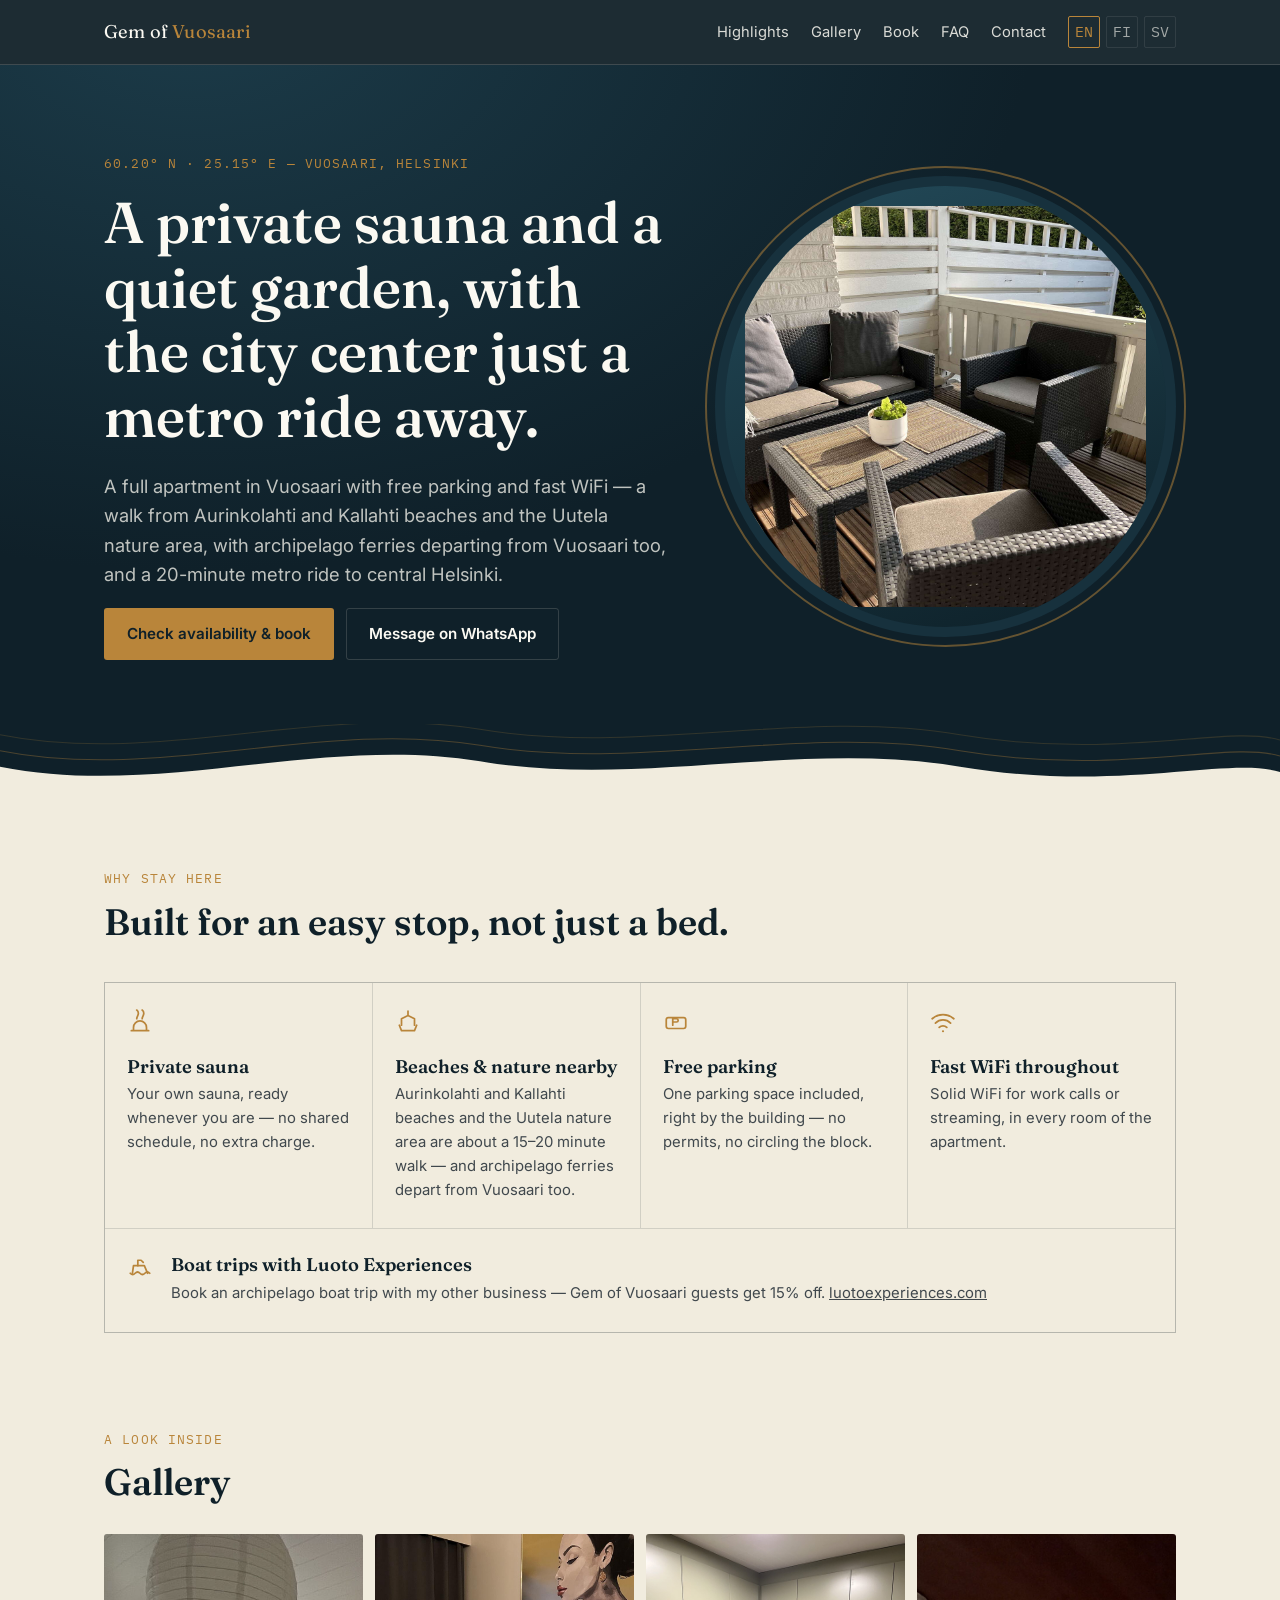
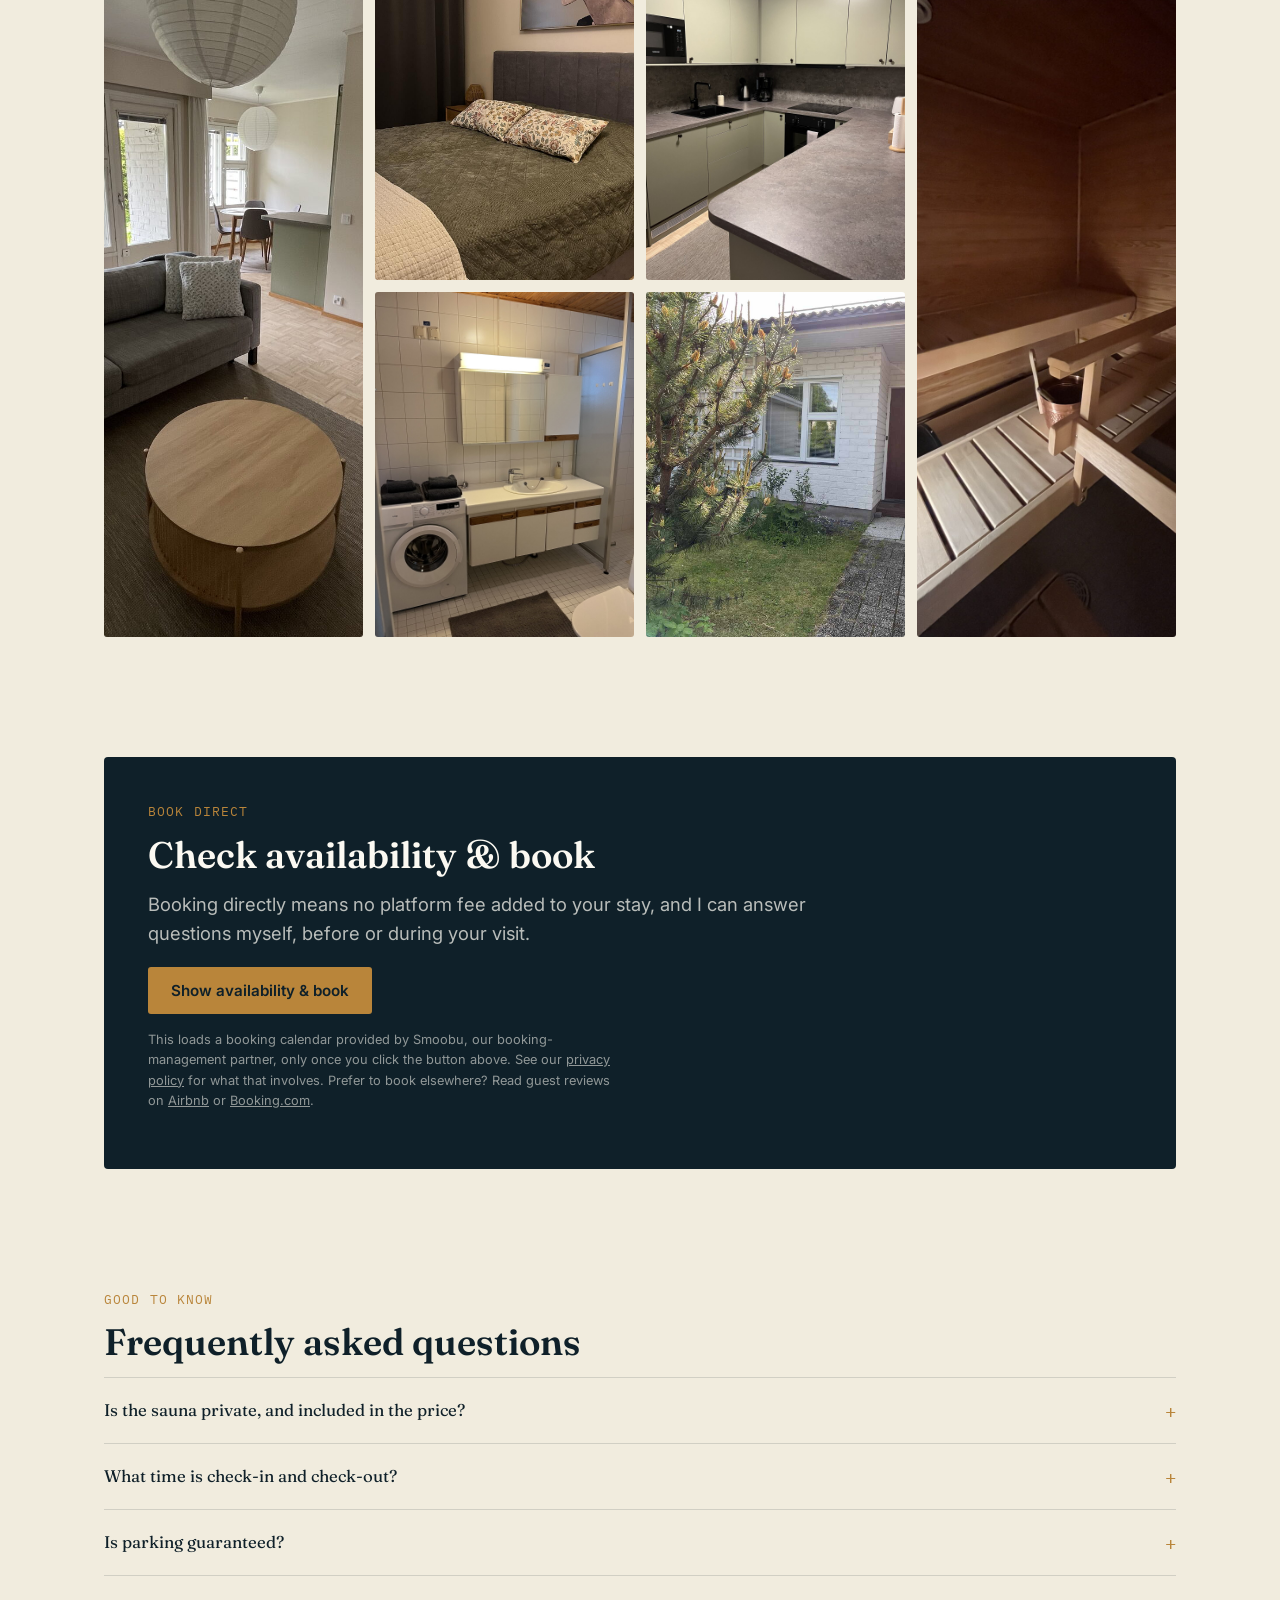
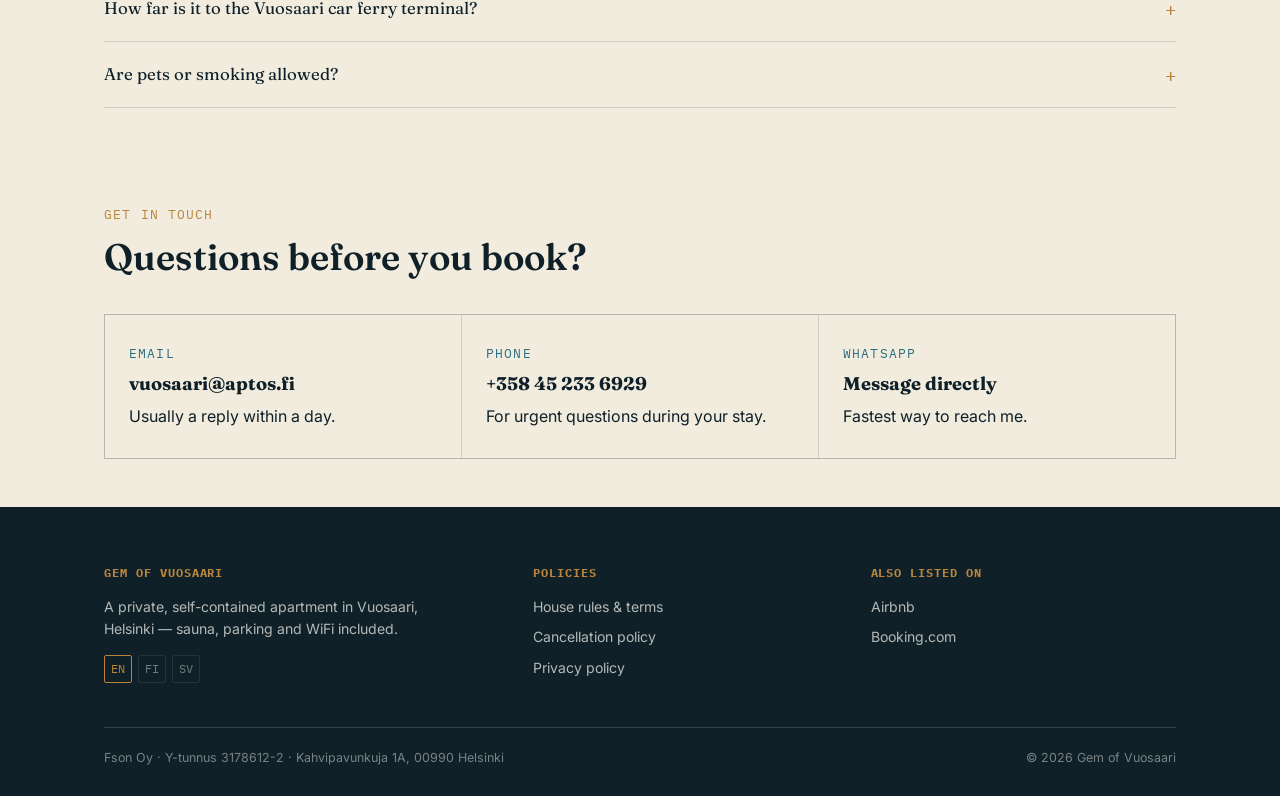
<file: index.html>
<!DOCTYPE html>
<html lang="en">
<head>
<meta charset="UTF-8">
<meta name="viewport" content="width=device-width, initial-scale=1.0">
<title>Gem of Vuosaari</title>
<meta name="robots" content="noindex">
<link rel="preconnect" href="https://fonts.googleapis.com">
<link rel="preconnect" href="https://fonts.gstatic.com" crossorigin>
<link href="https://fonts.googleapis.com/css2?family=Fraunces:ital,opsz,wght@0,9..144,500;0,9..144,600;1,9..144,500&family=Inter:wght@400;500;600&display=swap" rel="stylesheet">
<link rel="stylesheet" href="assets/css/style.css">
<style>
  body { background: var(--ink); color: var(--foam); min-height: 100vh; display: flex; align-items: center; justify-content: center; }
  .chooser { text-align: center; padding: 40px 24px; }
  .chooser h1 { color: var(--foam); font-size: 2rem; }
  .chooser-links { display: flex; gap: 14px; justify-content: center; margin-top: 24px; flex-wrap: wrap; }
</style>
<script>
  // Redirect automatically based on the visitor's browser language,
  // defaulting to English. Falls through to the visible links below
  // for crawlers, no-JS visitors, or if redirect is blocked.
  (function () {
    var lang = (navigator.language || "en").toLowerCase();
    var dest = "en/";
    if (lang.indexOf("fi") === 0) dest = "fi/";
    else if (lang.indexOf("sv") === 0) dest = "sv/";
    window.location.replace(dest);
  })();
</script>
</head>
<body>
  <div class="chooser">
    <p class="eyebrow">Gem of Vuosaari</p>
    <h1>Choose your language / Valitse kieli / Välj språk</h1>
    <div class="chooser-links">
      <a class="btn btn-outline" style="border-color:var(--brass);color:var(--foam);" href="en/">English</a>
      <a class="btn btn-outline" style="border-color:var(--brass);color:var(--foam);" href="fi/">Suomi</a>
      <a class="btn btn-outline" style="border-color:var(--brass);color:var(--foam);" href="sv/">Svenska</a>
    </div>
  </div>
</body>
</html>
</file>
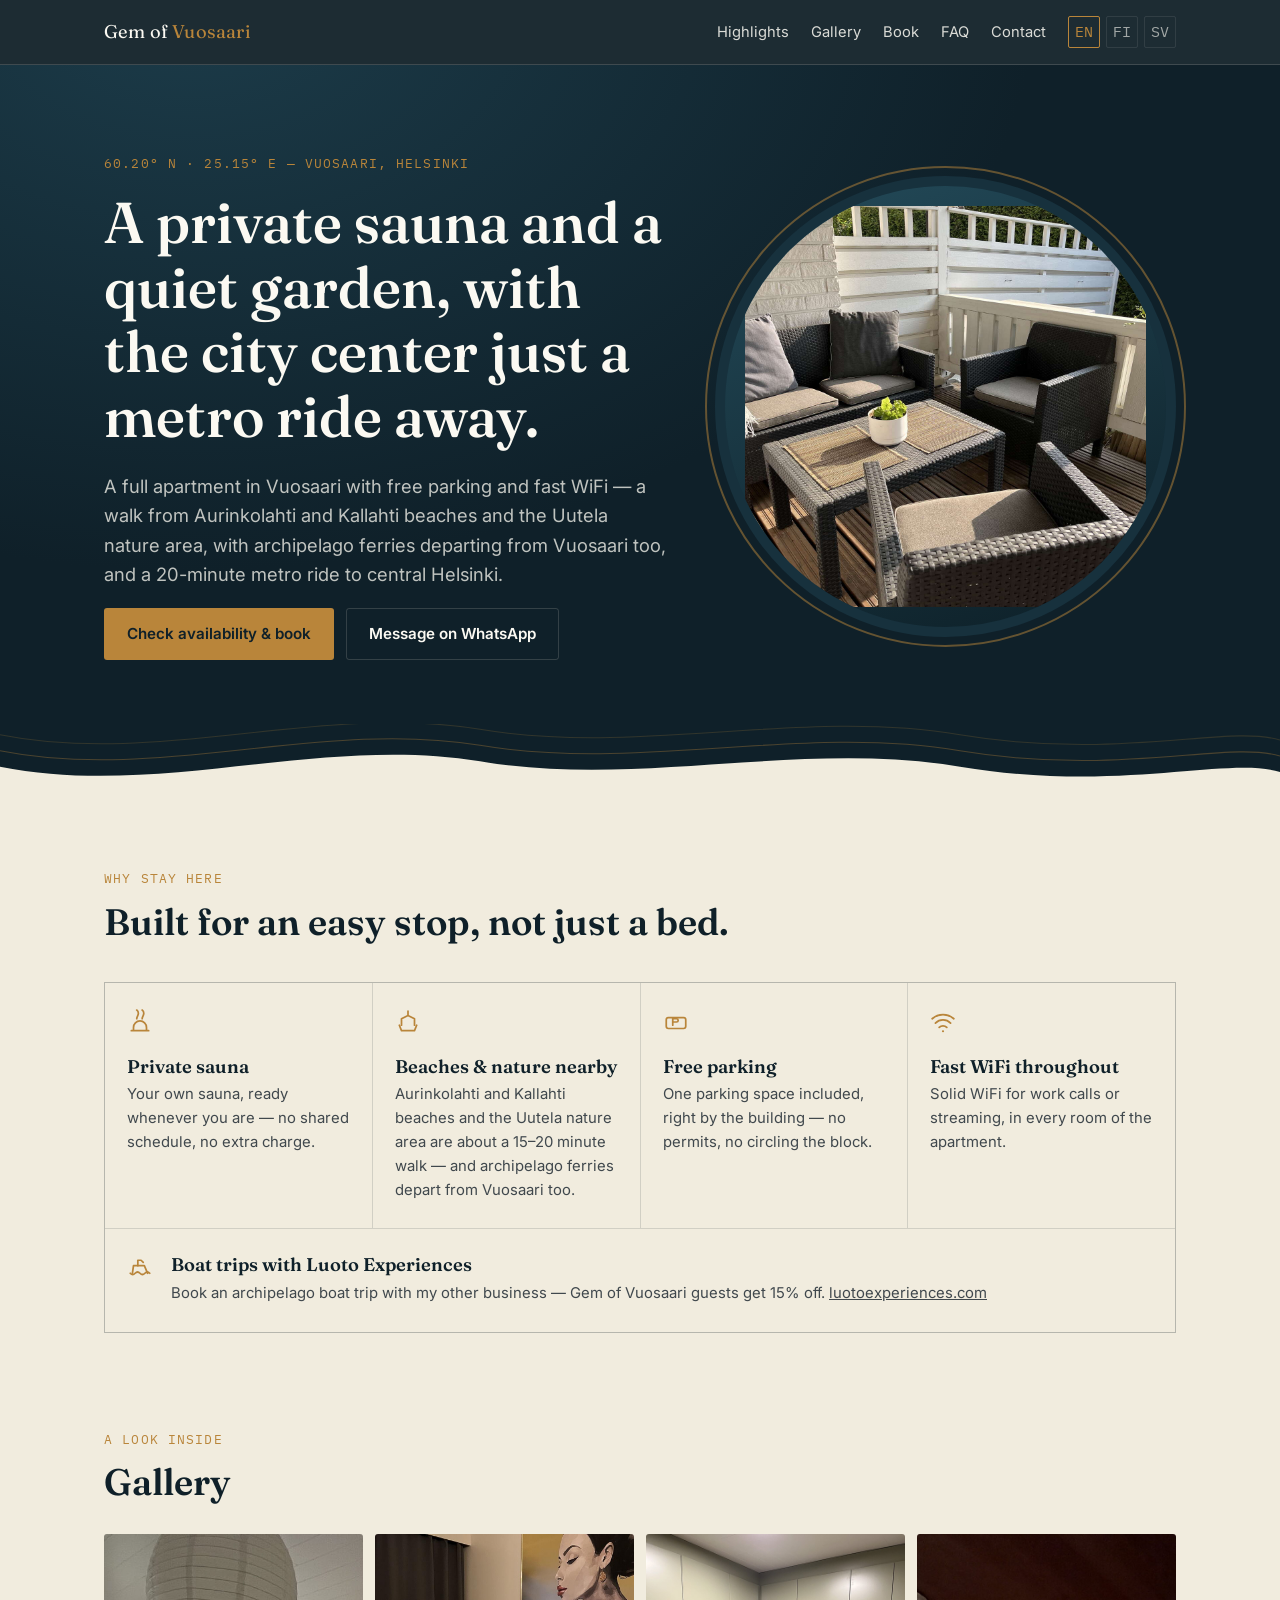
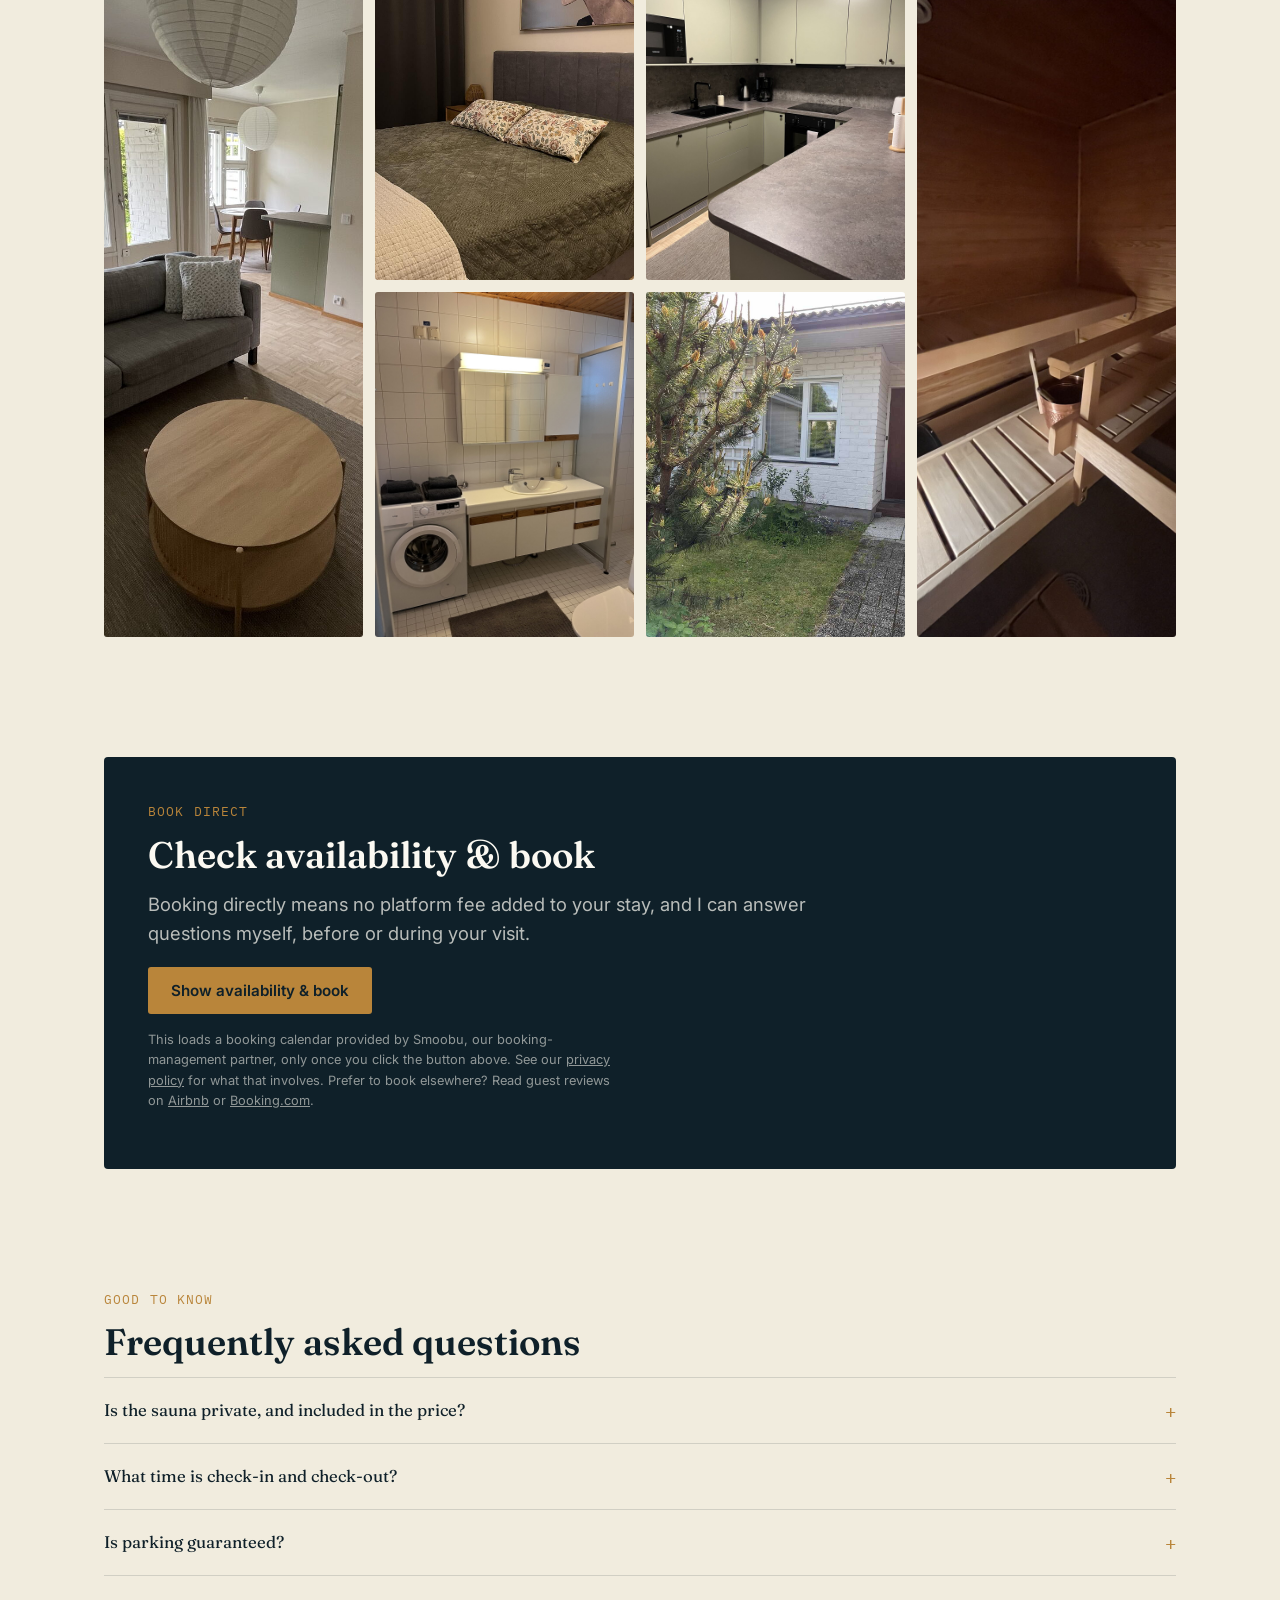
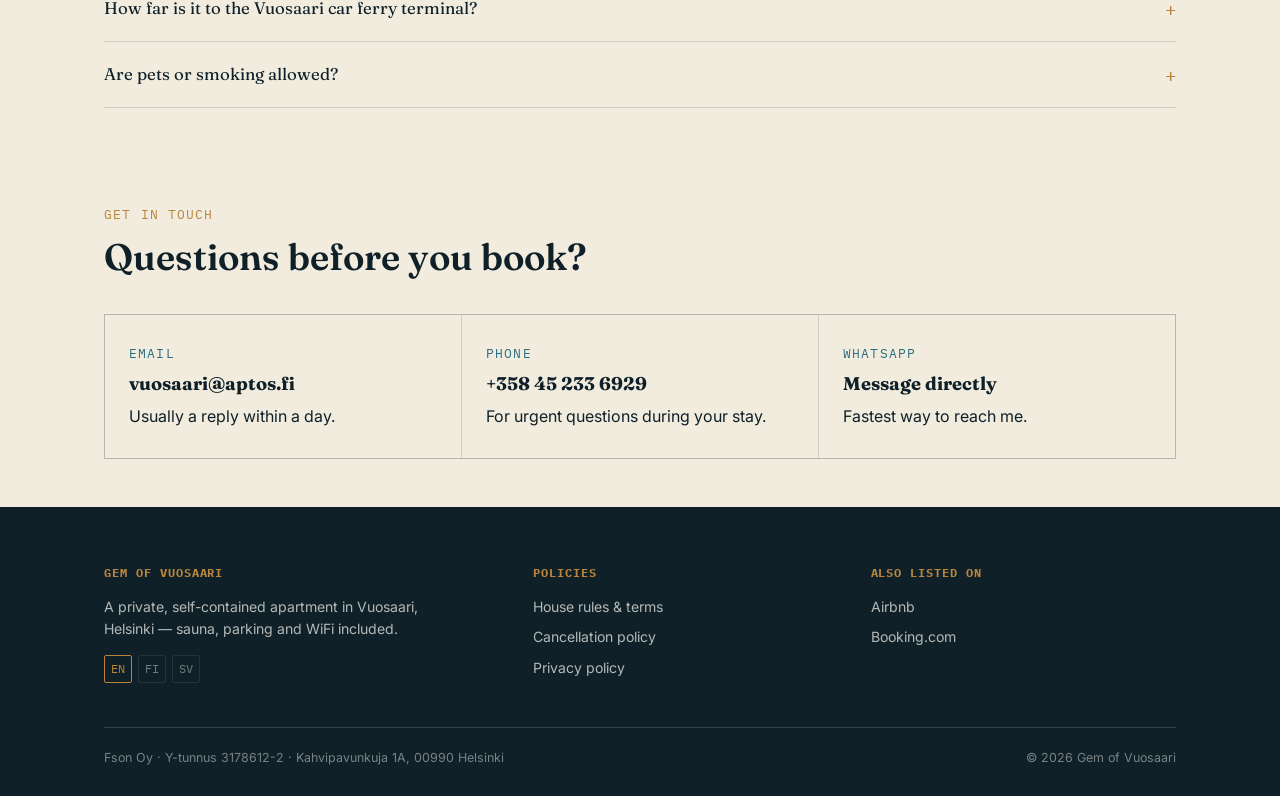
<file: en/index.html>
<!DOCTYPE html>
<html lang="en">
<head>
<meta charset="UTF-8">
<meta name="viewport" content="width=device-width, initial-scale=1.0">
<title>Gem of Vuosaari — Private Sauna, Free Parking &amp; WiFi | Helsinki</title>
<meta name="description" content="A full apartment in Vuosaari, Helsinki with a private sauna, free parking and fast WiFi — close to Aurinkolahti beach, the Uutela nature area and archipelago ferries. Book direct, no platform fees.">
<link rel="canonical" href="https://gemofvuosaari.aptos.fi/en/">
<link rel="alternate" hreflang="en" href="https://gemofvuosaari.aptos.fi/en/">
<link rel="alternate" hreflang="fi" href="https://gemofvuosaari.aptos.fi/fi/">
<link rel="alternate" hreflang="sv" href="https://gemofvuosaari.aptos.fi/sv/">
<link rel="alternate" hreflang="x-default" href="https://gemofvuosaari.aptos.fi/en/">
<meta property="og:title" content="Gem of Vuosaari — Private Sauna, Free Parking &amp; WiFi">
<meta property="og:description" content="A full apartment in Vuosaari, Helsinki, close to Aurinkolahti beach and archipelago ferries. Book direct.">
<meta property="og:type" content="website">
<meta property="og:locale" content="en_GB">
<link rel="preconnect" href="https://fonts.googleapis.com">
<link rel="preconnect" href="https://fonts.gstatic.com" crossorigin>
<link href="https://fonts.googleapis.com/css2?family=Fraunces:ital,opsz,wght@0,9..144,500;0,9..144,600;1,9..144,500&family=Inter:wght@400;500;600&family=IBM+Plex+Mono:wght@400;500&display=swap" rel="stylesheet">
<link rel="stylesheet" href="../assets/css/style.css">
<script type="application/ld+json">
{
  "@context": "https://schema.org",
  "@type": "LodgingBusiness",
  "name": "Gem of Vuosaari",
  "description": "Apartment with private sauna, free parking and WiFi in Vuosaari, Helsinki.",
  "url": "https://gemofvuosaari.aptos.fi/en/",
  "telephone": "+358-45-233-6929",
  "priceRange": "€€",
  "address": {
    "@type": "PostalAddress",
    "streetAddress": "Kahvipavunkuja 1A",
    "addressLocality": "Vuosaari, Helsinki",
    "postalCode": "00990",
    "addressCountry": "FI"
  },
  "geo": { "@type": "GeoCoordinates", "latitude": 60.2077, "longitude": 25.1479 },
  "amenityFeature": [
    { "@type": "LocationFeatureSpecification", "name": "Private sauna", "value": true },
    { "@type": "LocationFeatureSpecification", "name": "Free parking", "value": true },
    { "@type": "LocationFeatureSpecification", "name": "WiFi", "value": true }
  ]
}
</script>
</head>
<body>

<header class="site-header">
  <div class="wrap">
    <a class="brand" href="#top">Gem of <em>Vuosaari</em></a>
    <nav aria-label="Primary">
      <ul class="nav-links">
        <li><a href="#highlights">Highlights</a></li>
        <li><a href="#gallery">Gallery</a></li>
        <li><a href="#book">Book</a></li>
        <li><a href="#faq">FAQ</a></li>
        <li><a href="#contact">Contact</a></li>
        <li class="lang-switch">
          <a href="../en/" aria-current="true">EN</a>
          <a href="../fi/">FI</a>
          <a href="../sv/">SV</a>
        </li>
      </ul>
    </nav>
    <button class="nav-toggle" aria-expanded="false" aria-label="Toggle menu">Menu</button>
  </div>
</header>

<main id="top">

  <!-- ============ HERO ============ -->
  <section class="hero">
    <div class="wrap">
      <div class="hero-grid">
        <div>
          <p class="eyebrow hero-coords">60.20° N · 25.15° E — Vuosaari, Helsinki</p>
          <h1>A private sauna and a quiet garden, with the city center just a metro ride away.</h1>
          <p class="lede">A full apartment in Vuosaari with free parking and fast WiFi — a walk from Aurinkolahti and Kallahti beaches and the Uutela nature area, with archipelago ferries departing from Vuosaari too, and a 20-minute metro ride to central Helsinki.</p>
          <div class="btn-row">
            <a href="#book" class="btn btn-primary">Check availability &amp; book</a>
            <a href="https://wa.me/358452336929" class="btn btn-ghost" target="_blank" rel="noopener">Message on WhatsApp</a>
          </div>
        </div>
        <div class="porthole">
          <img class="porthole-photo" src="../assets/img/hero-balcony.jpg" alt="Private balcony seating area at Gem of Vuosaari">
        </div>
      </div>
    </div>
    <svg class="contour-divider" viewBox="0 0 1200 90" preserveAspectRatio="none" aria-hidden="true">
      <path d="M0,40 C150,70 300,10 450,35 C600,60 750,15 900,40 C1050,65 1150,30 1200,45 L1200,90 L0,90 Z" fill="#F1ECDE"/>
      <path d="M0,25 C150,55 300,-5 450,20 C600,45 750,0 900,25 C1050,50 1150,15 1200,30" fill="none" stroke="#B9853A" stroke-width="1" opacity="0.35"/>
      <path d="M0,10 C150,40 300,-20 450,5 C600,30 750,-15 900,10 C1050,35 1150,0 1200,15" fill="none" stroke="#B9853A" stroke-width="1" opacity="0.2"/>
    </svg>
  </section>

  <!-- ============ HIGHLIGHTS ============ -->
  <section class="section section-tight" id="highlights">
    <div class="wrap">
      <p class="eyebrow">Why stay here</p>
      <h2>Built for an easy stop, not just a bed.</h2>
      <div class="highlights-grid">
        <div class="highlight-card">
          <div class="icon"><svg width="26" height="26" viewBox="0 0 24 24" fill="none" stroke="currentColor" stroke-width="1.6"><path d="M4 20h16M6 20v-3a6 6 0 0 1 12 0v3M9 9c0-2 1.5-3 1.5-5S9 1 9 1M14 9c0-2 1.5-3 1.5-5S14 1 14 1" stroke-linecap="round"/></svg></div>
          <h3>Private sauna</h3>
          <p>Your own sauna, ready whenever you are — no shared schedule, no extra charge.</p>
        </div>
        <div class="highlight-card">
          <div class="icon"><svg width="26" height="26" viewBox="0 0 24 24" fill="none" stroke="currentColor" stroke-width="1.6"><path d="M4 15l2 5h12l2-5M6 15V9l6-3 6 3v6M12 2v4" stroke-linecap="round" stroke-linejoin="round"/></svg></div>
          <h3>Beaches &amp; nature nearby</h3>
          <p>Aurinkolahti and Kallahti beaches and the Uutela nature area are about a 15–20 minute walk — and archipelago ferries depart from Vuosaari too.</p>
        </div>
        <div class="highlight-card">
          <div class="icon"><svg width="26" height="26" viewBox="0 0 24 24" fill="none" stroke="currentColor" stroke-width="1.6"><rect x="3" y="8" width="18" height="10" rx="2"/><path d="M9 12h3.5a1.5 1.5 0 0 0 0-3H9v6" stroke-linecap="round"/></svg></div>
          <h3>Free parking</h3>
          <p>One parking space included, right by the building — no permits, no circling the block.</p>
        </div>
        <div class="highlight-card">
          <div class="icon"><svg width="26" height="26" viewBox="0 0 24 24" fill="none" stroke="currentColor" stroke-width="1.6"><path d="M2 9a15 15 0 0 1 20 0M5 13a10 10 0 0 1 14 0M8.5 17a5 5 0 0 1 7 0" stroke-linecap="round"/><circle cx="12" cy="20.5" r="1" fill="currentColor" stroke="none"/></svg></div>
          <h3>Fast WiFi throughout</h3>
          <p>Solid WiFi for work calls or streaming, in every room of the apartment.</p>
        </div>
        <div class="highlight-card highlight-card--promo">
          <div class="icon"><svg width="26" height="26" viewBox="0 0 24 24" fill="none" stroke="currentColor" stroke-width="1.6"><path d="M3 15c1.5 1.5 3 1.5 4.5 0s3-1.5 4.5 0 3 1.5 4.5 0 3-1.5 4.5 0" stroke-linecap="round" stroke-linejoin="round"/><path d="M5 15l1-7h10l3 7" stroke-linecap="round" stroke-linejoin="round"/><path d="M10 8V3h3l2 2" stroke-linecap="round" stroke-linejoin="round"/></svg></div>
          <div>
            <h3>Boat trips with Luoto Experiences</h3>
            <p>Book an archipelago boat trip with my other business — Gem of Vuosaari guests get 15% off. <a href="https://luotoexperiences.com" target="_blank" rel="noopener" style="color:inherit;text-decoration:underline;">luotoexperiences.com</a></p>
          </div>
        </div>
      </div>
    </div>
  </section>

  <!-- ============ GALLERY ============ -->
  <section class="section section-tight" id="gallery">
    <div class="wrap">
      <p class="eyebrow">A look inside</p>
      <h2>Gallery</h2>
      <div class="gallery-grid">
        <img class="gallery-photo g-tall" src="../assets/img/gallery-living-room.jpg" alt="Living room with sofa and dining area">
        <img class="gallery-photo" src="../assets/img/gallery-bedroom.jpg" alt="Bedroom with double bed">
        <img class="gallery-photo" src="../assets/img/gallery-kitchen.jpg" alt="Fully equipped kitchen">
        <img class="gallery-photo g-tall" src="../assets/img/gallery-sauna.jpg" alt="Private sauna">
        <img class="gallery-photo" src="../assets/img/gallery-bathroom.jpg" alt="Bathroom with shower and washing machine">
        <img class="gallery-photo" src="../assets/img/gallery-exterior.jpg" alt="Building entrance with garden view">
      </div>
    </div>
  </section>

  <!-- ============ BOOKING ============ -->
  <section class="section" id="book">
    <div class="wrap">
      <div class="booking-panel">
        <p class="eyebrow">Book direct</p>
        <h2>Check availability &amp; book</h2>
        <p class="lede">Booking directly means no platform fee added to your stay, and I can answer questions myself, before or during your visit.</p>
        <button id="load-booking-widget" class="btn btn-primary">Show availability &amp; book</button>
        <div id="booking-widget-mount" hidden></div>
        <p class="booking-note">This loads a booking calendar provided by Smoobu, our booking-management partner, only once you click the button above. See our <a href="privacy.html" style="color:inherit;text-decoration:underline;">privacy policy</a> for what that involves. Prefer to book elsewhere? Read guest reviews on <a href="https://www.airbnb.co.uk/h/gemofvuosaari" style="color:inherit;text-decoration:underline;" target="_blank" rel="noopener">Airbnb</a> or <a href="https://www.booking.com/hotel/fi/gem-of-vuosaari-private-sauna-free-parking-and-wifi.en-gb.html" style="color:inherit;text-decoration:underline;" target="_blank" rel="noopener">Booking.com</a>.</p>
      </div>
    </div>
  </section>

  <!-- ============ FAQ ============ -->
  <section class="section section-tight" id="faq">
    <div class="wrap">
      <p class="eyebrow">Good to know</p>
      <h2>Frequently asked questions</h2>

      <div class="faq-item" data-open="false">
        <button class="faq-q" aria-expanded="false">Is the sauna private, and included in the price?<span class="plus">+</span></button>
        <div class="faq-a"><p>Yes — the sauna belongs to the apartment. It's yours for the whole stay, at no extra charge.</p></div>
      </div>
      <div class="faq-item" data-open="false">
        <button class="faq-q" aria-expanded="false">What time is check-in and check-out?<span class="plus">+</span></button>
        <div class="faq-a"><p>Check-in is from 15:00, check-out by 11:00. Self check-in is available — full instructions are sent before arrival.</p></div>
      </div>
      <div class="faq-item" data-open="false">
        <button class="faq-q" aria-expanded="false">Is parking guaranteed?<span class="plus">+</span></button>
        <div class="faq-a"><p>Yes, one space is reserved for guests for the length of your stay.</p></div>
      </div>
      <div class="faq-item" data-open="false">
        <button class="faq-q" aria-expanded="false">How far is it to the Vuosaari car ferry terminal?<span class="plus">+</span></button>
        <div class="faq-a"><p>About five minutes by car — it's not within walking distance. The terminal serves car ferries (RoRo) to Tallinn, Germany and Poland, not cruise ships or archipelago ferries. Archipelago ferries depart from elsewhere in Vuosaari.</p></div>
      </div>
      <div class="faq-item" data-open="false">
        <button class="faq-q" aria-expanded="false">Are pets or smoking allowed?<span class="plus">+</span></button>
        <div class="faq-a"><p>Pets are not allowed. Smoking is permitted only on the patio at the apartment entrance. Full house rules are listed on our <a href="policies.html">policies page</a>.</p></div>
      </div>
    </div>
  </section>

  <!-- ============ CONTACT ============ -->
  <section class="section section-tight" id="contact">
    <div class="wrap">
      <p class="eyebrow">Get in touch</p>
      <h2>Questions before you book?</h2>
      <div class="contact-grid">
        <a class="contact-card" href="mailto:vuosaari@aptos.fi">
          <span class="eyebrow">Email</span>
          <strong>vuosaari@aptos.fi</strong>
          <span>Usually a reply within a day.</span>
        </a>
        <a class="contact-card" href="tel:+358452336929">
          <span class="eyebrow">Phone</span>
          <strong>+358 45 233 6929</strong>
          <span>For urgent questions during your stay.</span>
        </a>
        <a class="contact-card" href="https://wa.me/358452336929" target="_blank" rel="noopener">
          <span class="eyebrow">WhatsApp</span>
          <strong>Message directly</strong>
          <span>Fastest way to reach me.</span>
        </a>
      </div>
    </div>
  </section>

</main>

<footer class="site-footer">
  <div class="wrap">
    <div class="footer-grid">
      <div>
        <h4>Gem of Vuosaari</h4>
        <p style="max-width:36ch;">A private, self-contained apartment in Vuosaari, Helsinki — sauna, parking and WiFi included.</p>
        <p class="lang-switch" style="margin-top:14px;">
          <a href="../en/" aria-current="true">EN</a>
          <a href="../fi/">FI</a>
          <a href="../sv/">SV</a>
        </p>
      </div>
      <div>
        <h4>Policies</h4>
        <ul>
          <li><a href="policies.html">House rules &amp; terms</a></li>
          <li><a href="policies.html#cancellation">Cancellation policy</a></li>
          <li><a href="privacy.html">Privacy policy</a></li>
        </ul>
      </div>
      <div>
        <h4>Also listed on</h4>
        <ul>
          <li><a href="https://www.airbnb.co.uk/h/gemofvuosaari" target="_blank" rel="noopener">Airbnb</a></li>
          <li><a href="https://www.booking.com/hotel/fi/gem-of-vuosaari-private-sauna-free-parking-and-wifi.en-gb.html" target="_blank" rel="noopener">Booking.com</a></li>
        </ul>
      </div>
    </div>
    <div class="footer-bottom">
      <span>Fson Oy · Y-tunnus 3178612-2 · Kahvipavunkuja 1A, 00990 Helsinki</span>
      <span>© <span id="year"></span> Gem of Vuosaari</span>
    </div>
  </div>
</footer>

<script src="../assets/js/main.js"></script>
<script>document.getElementById('year').textContent = new Date().getFullYear();</script>
</body>
</html>
</file>
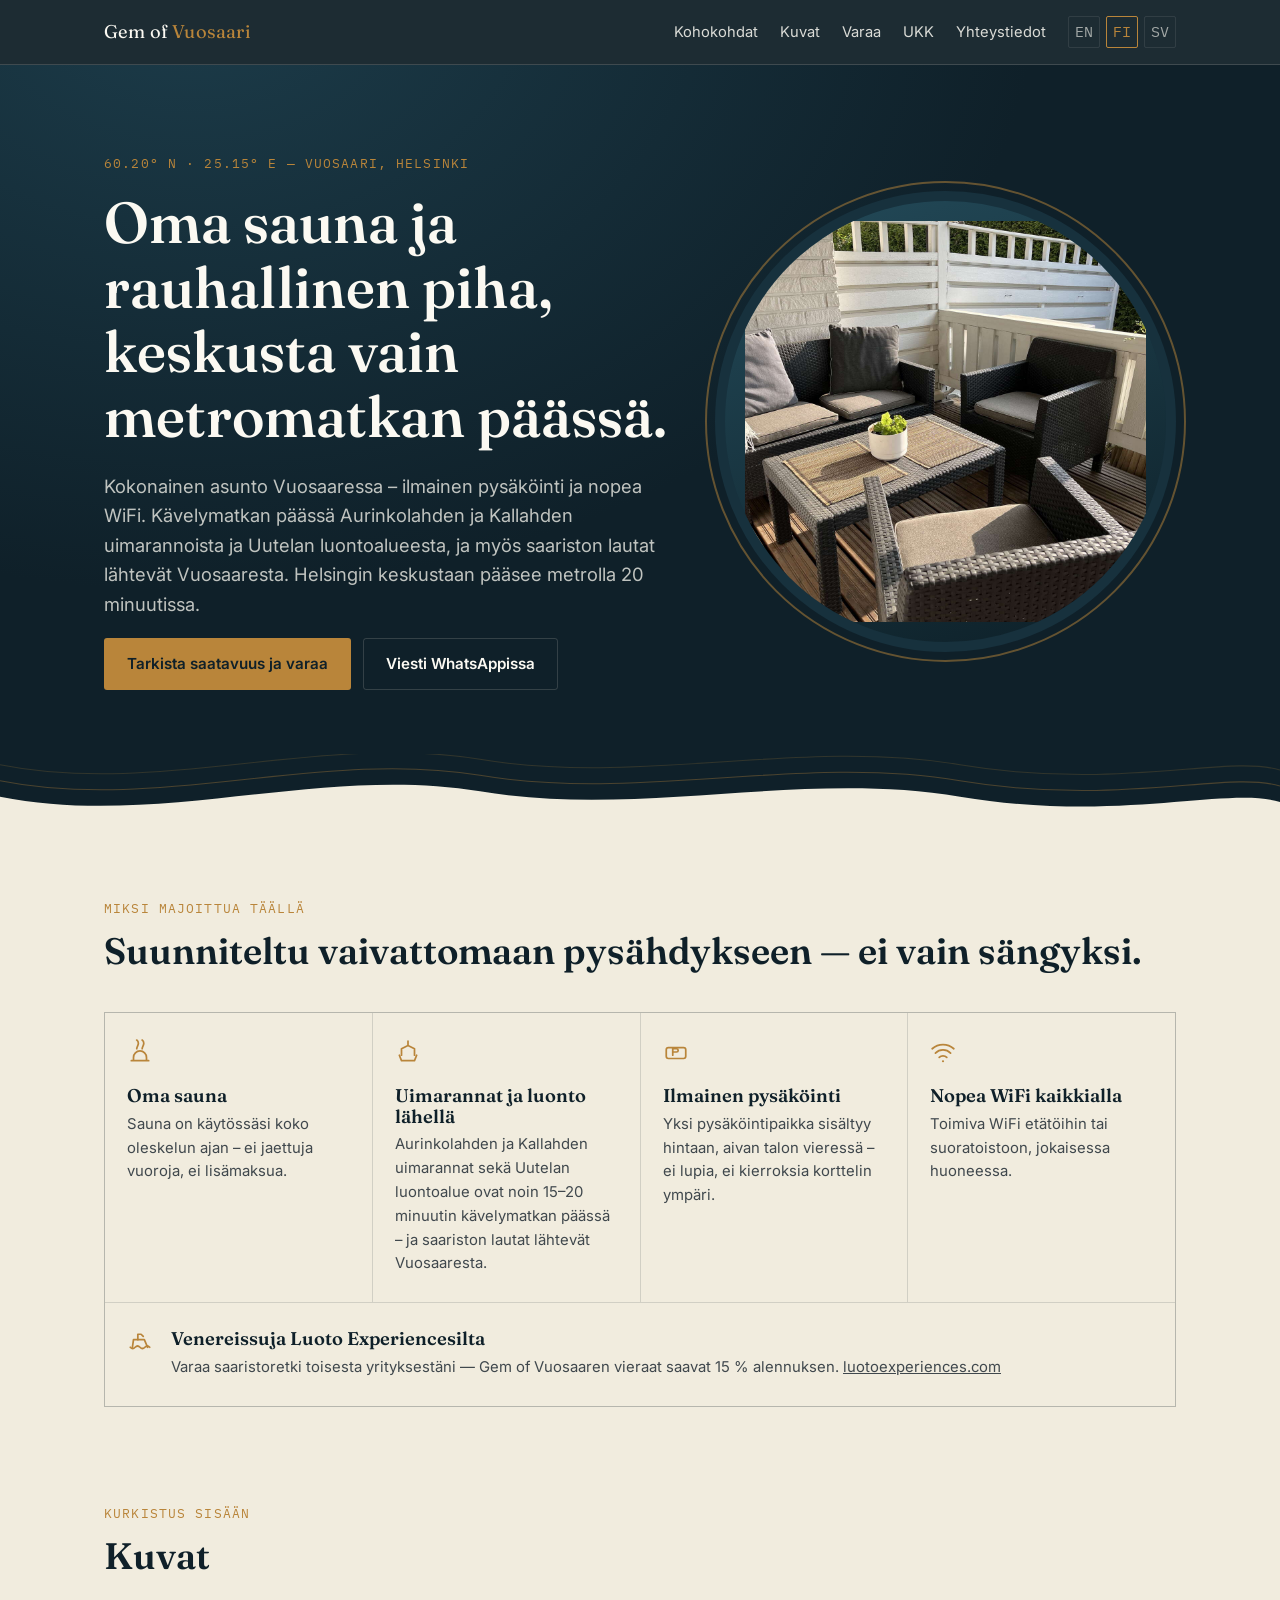
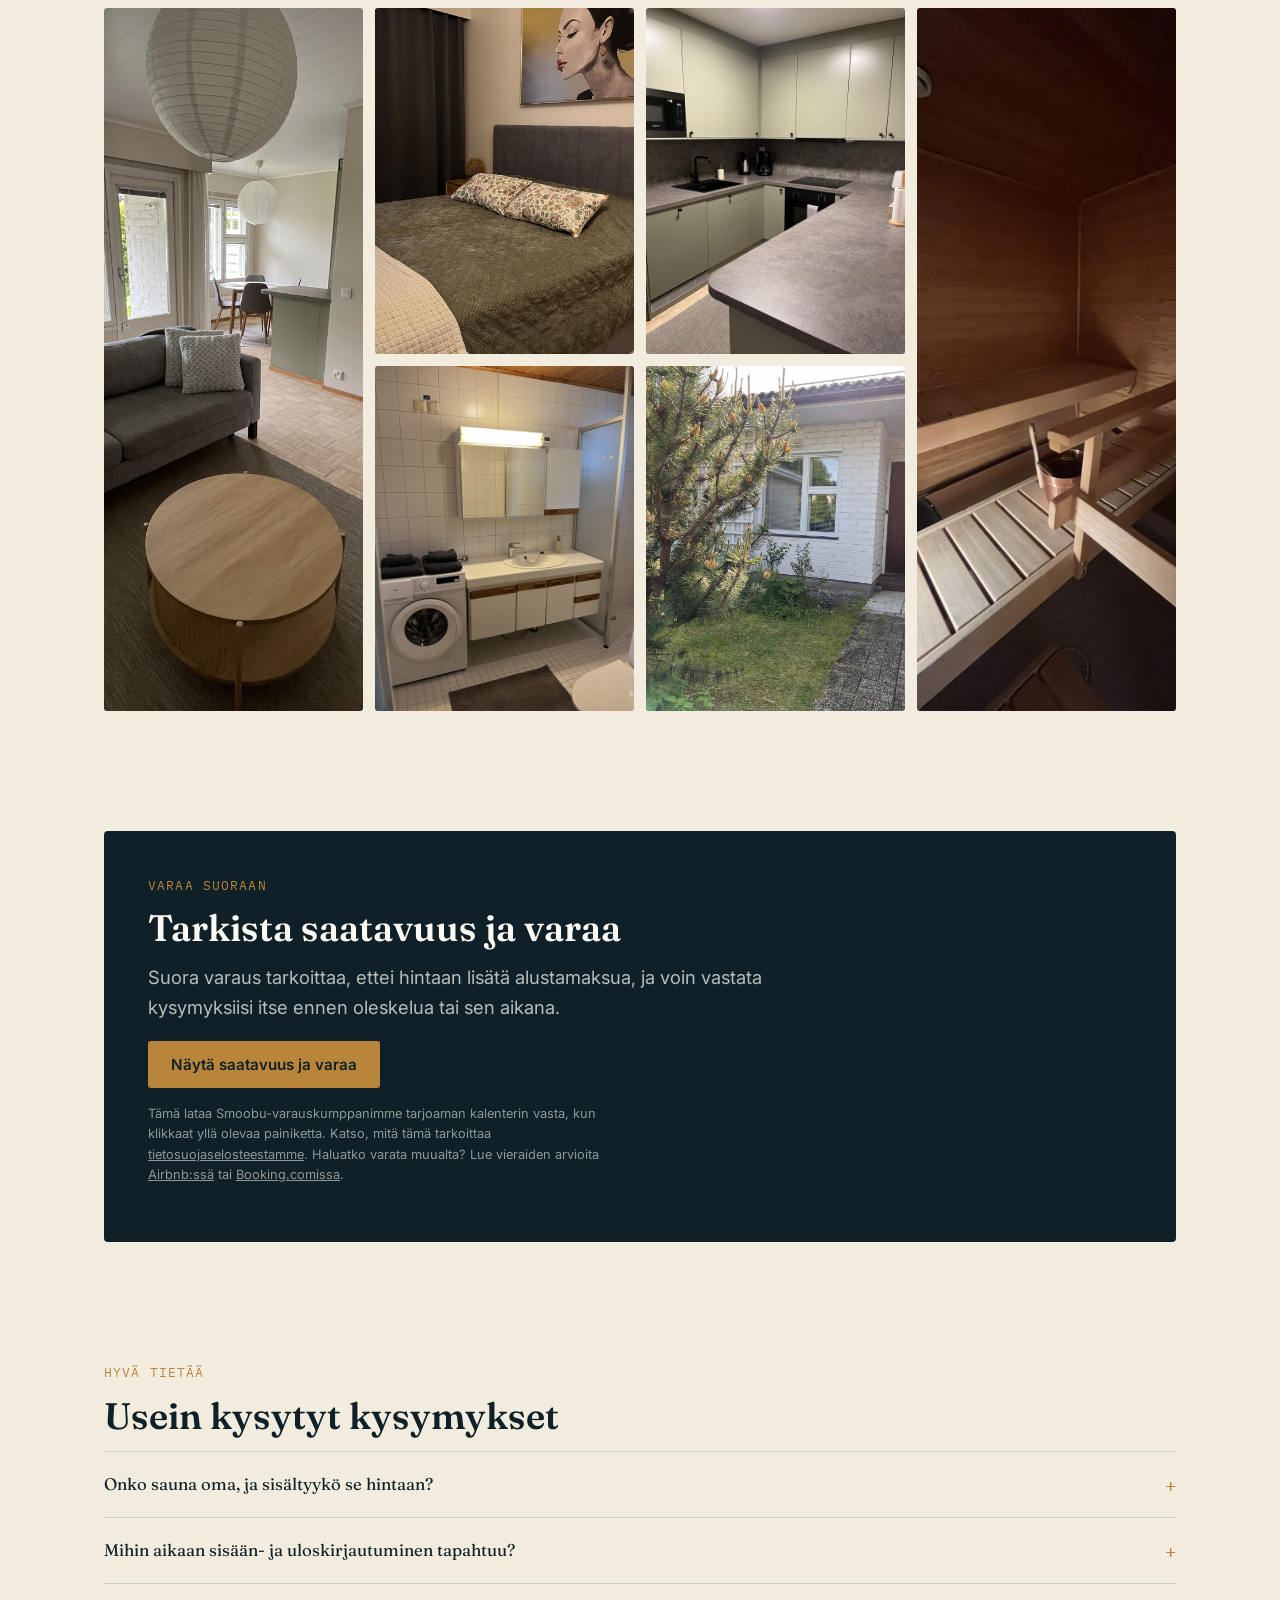
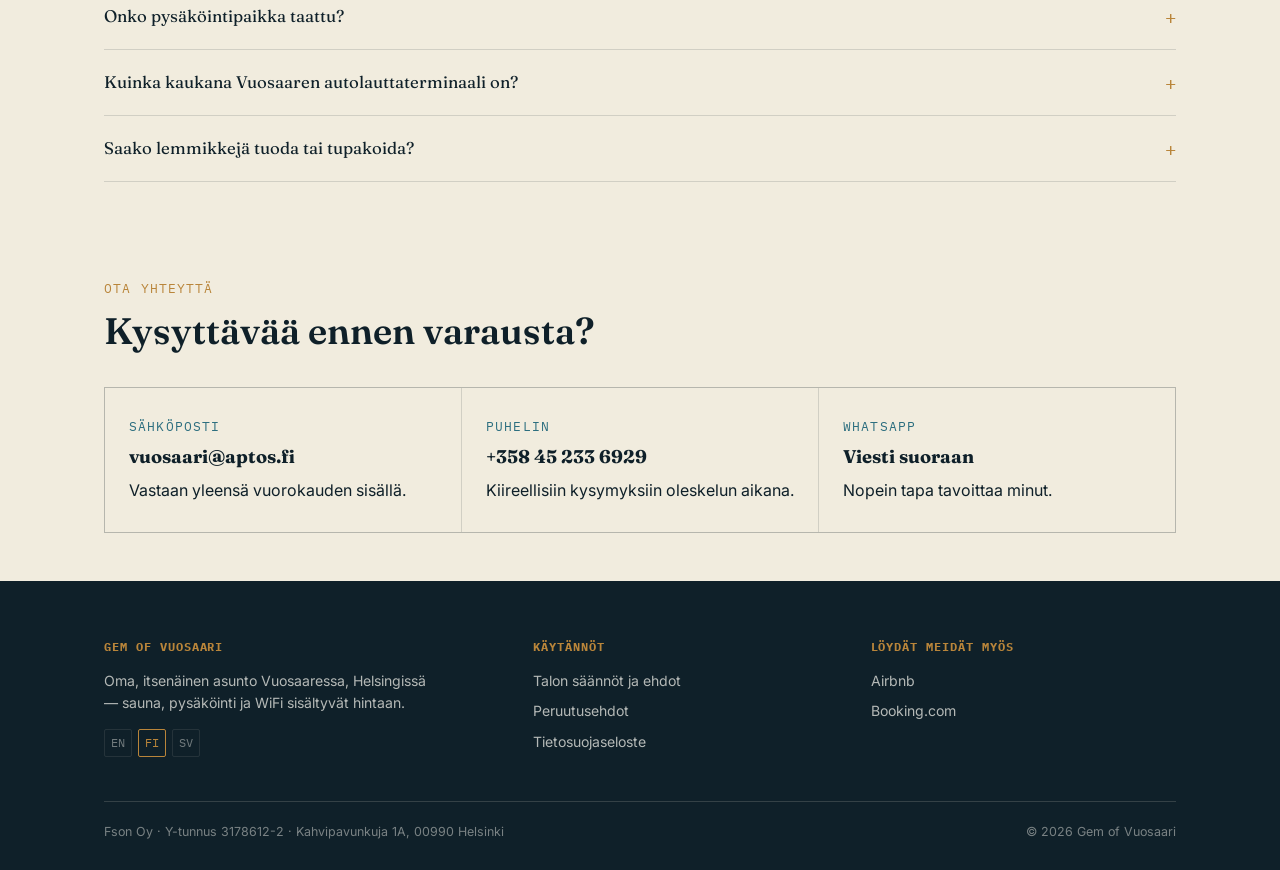
<file: fi/index.html>
<!DOCTYPE html>
<html lang="fi">
<head>
<meta charset="UTF-8">
<meta name="viewport" content="width=device-width, initial-scale=1.0">
<title>Gem of Vuosaari — Oma sauna, ilmainen pysäköinti ja WiFi | Helsinki</title>
<meta name="description" content="Kokonainen asunto Vuosaaressa, Helsingissä – oma sauna, ilmainen pysäköinti ja nopea WiFi. Lähellä Aurinkolahden uimarantaa, Uutelan luontoaluetta ja saariston lauttoja. Varaa suoraan, ei alustamaksuja.">
<link rel="canonical" href="https://gemofvuosaari.aptos.fi/fi/">
<link rel="alternate" hreflang="en" href="https://gemofvuosaari.aptos.fi/en/">
<link rel="alternate" hreflang="fi" href="https://gemofvuosaari.aptos.fi/fi/">
<link rel="alternate" hreflang="sv" href="https://gemofvuosaari.aptos.fi/sv/">
<link rel="alternate" hreflang="x-default" href="https://gemofvuosaari.aptos.fi/en/">
<meta property="og:title" content="Gem of Vuosaari — Oma sauna, ilmainen pysäköinti ja WiFi">
<meta property="og:description" content="Kokonainen asunto Vuosaaressa, Helsingissä, lähellä Aurinkolahden uimarantaa ja saariston lauttoja. Varaa suoraan.">
<meta property="og:type" content="website">
<meta property="og:locale" content="fi_FI">
<link rel="preconnect" href="https://fonts.googleapis.com">
<link rel="preconnect" href="https://fonts.gstatic.com" crossorigin>
<link href="https://fonts.googleapis.com/css2?family=Fraunces:ital,opsz,wght@0,9..144,500;0,9..144,600;1,9..144,500&family=Inter:wght@400;500;600&family=IBM+Plex+Mono:wght@400;500&display=swap" rel="stylesheet">
<link rel="stylesheet" href="../assets/css/style.css">
<script type="application/ld+json">
{
  "@context": "https://schema.org",
  "@type": "LodgingBusiness",
  "name": "Gem of Vuosaari",
  "description": "Asunto, jossa oma sauna, ilmainen pysäköinti ja WiFi, Vuosaaressa Helsingissä.",
  "url": "https://gemofvuosaari.aptos.fi/fi/",
  "telephone": "+358-45-233-6929",
  "priceRange": "€€",
  "address": {
    "@type": "PostalAddress",
    "streetAddress": "Kahvipavunkuja 1A",
    "addressLocality": "Vuosaari, Helsinki",
    "postalCode": "00990",
    "addressCountry": "FI"
  },
  "geo": { "@type": "GeoCoordinates", "latitude": 60.2077, "longitude": 25.1479 },
  "amenityFeature": [
    { "@type": "LocationFeatureSpecification", "name": "Oma sauna", "value": true },
    { "@type": "LocationFeatureSpecification", "name": "Ilmainen pysäköinti", "value": true },
    { "@type": "LocationFeatureSpecification", "name": "WiFi", "value": true }
  ]
}
</script>
</head>
<body>

<header class="site-header">
  <div class="wrap">
    <a class="brand" href="#top">Gem of <em>Vuosaari</em></a>
    <nav aria-label="Päävalikko">
      <ul class="nav-links">
        <li><a href="#highlights">Kohokohdat</a></li>
        <li><a href="#gallery">Kuvat</a></li>
        <li><a href="#book">Varaa</a></li>
        <li><a href="#faq">UKK</a></li>
        <li><a href="#contact">Yhteystiedot</a></li>
        <li class="lang-switch">
          <a href="../en/">EN</a>
          <a href="../fi/" aria-current="true">FI</a>
          <a href="../sv/">SV</a>
        </li>
      </ul>
    </nav>
    <button class="nav-toggle" aria-expanded="false" aria-label="Avaa valikko">Valikko</button>
  </div>
</header>

<main id="top">

  <!-- ============ HERO ============ -->
  <section class="hero">
    <div class="wrap">
      <div class="hero-grid">
        <div>
          <p class="eyebrow hero-coords">60.20° N · 25.15° E — Vuosaari, Helsinki</p>
          <h1>Oma sauna ja rauhallinen piha, keskusta vain metromatkan päässä.</h1>
          <p class="lede">Kokonainen asunto Vuosaaressa – ilmainen pysäköinti ja nopea WiFi. Kävelymatkan päässä Aurinkolahden ja Kallahden uimarannoista ja Uutelan luontoalueesta, ja myös saariston lautat lähtevät Vuosaaresta. Helsingin keskustaan pääsee metrolla 20 minuutissa.</p>
          <div class="btn-row">
            <a href="#book" class="btn btn-primary">Tarkista saatavuus ja varaa</a>
            <a href="https://wa.me/358452336929" class="btn btn-ghost" target="_blank" rel="noopener">Viesti WhatsAppissa</a>
          </div>
        </div>
        <div class="porthole">
          <img class="porthole-photo" src="../assets/img/hero-balcony.jpg" alt="Yksityinen parveke Gem of Vuosaaressa">
        </div>
      </div>
    </div>
    <svg class="contour-divider" viewBox="0 0 1200 90" preserveAspectRatio="none" aria-hidden="true">
      <path d="M0,40 C150,70 300,10 450,35 C600,60 750,15 900,40 C1050,65 1150,30 1200,45 L1200,90 L0,90 Z" fill="#F1ECDE"/>
      <path d="M0,25 C150,55 300,-5 450,20 C600,45 750,0 900,25 C1050,50 1150,15 1200,30" fill="none" stroke="#B9853A" stroke-width="1" opacity="0.35"/>
      <path d="M0,10 C150,40 300,-20 450,5 C600,30 750,-15 900,10 C1050,35 1150,0 1200,15" fill="none" stroke="#B9853A" stroke-width="1" opacity="0.2"/>
    </svg>
  </section>

  <!-- ============ HIGHLIGHTS ============ -->
  <section class="section section-tight" id="highlights">
    <div class="wrap">
      <p class="eyebrow">Miksi majoittua täällä</p>
      <h2>Suunniteltu vaivattomaan pysähdykseen — ei vain sängyksi.</h2>
      <div class="highlights-grid">
        <div class="highlight-card">
          <div class="icon"><svg width="26" height="26" viewBox="0 0 24 24" fill="none" stroke="currentColor" stroke-width="1.6"><path d="M4 20h16M6 20v-3a6 6 0 0 1 12 0v3M9 9c0-2 1.5-3 1.5-5S9 1 9 1M14 9c0-2 1.5-3 1.5-5S14 1 14 1" stroke-linecap="round"/></svg></div>
          <h3>Oma sauna</h3>
          <p>Sauna on käytössäsi koko oleskelun ajan – ei jaettuja vuoroja, ei lisämaksua.</p>
        </div>
        <div class="highlight-card">
          <div class="icon"><svg width="26" height="26" viewBox="0 0 24 24" fill="none" stroke="currentColor" stroke-width="1.6"><path d="M4 15l2 5h12l2-5M6 15V9l6-3 6 3v6M12 2v4" stroke-linecap="round" stroke-linejoin="round"/></svg></div>
          <h3>Uimarannat ja luonto lähellä</h3>
          <p>Aurinkolahden ja Kallahden uimarannat sekä Uutelan luontoalue ovat noin 15–20 minuutin kävelymatkan päässä – ja saariston lautat lähtevät Vuosaaresta.</p>
        </div>
        <div class="highlight-card">
          <div class="icon"><svg width="26" height="26" viewBox="0 0 24 24" fill="none" stroke="currentColor" stroke-width="1.6"><rect x="3" y="8" width="18" height="10" rx="2"/><path d="M9 12h3.5a1.5 1.5 0 0 0 0-3H9v6" stroke-linecap="round"/></svg></div>
          <h3>Ilmainen pysäköinti</h3>
          <p>Yksi pysäköintipaikka sisältyy hintaan, aivan talon vieressä – ei lupia, ei kierroksia korttelin ympäri.</p>
        </div>
        <div class="highlight-card">
          <div class="icon"><svg width="26" height="26" viewBox="0 0 24 24" fill="none" stroke="currentColor" stroke-width="1.6"><path d="M2 9a15 15 0 0 1 20 0M5 13a10 10 0 0 1 14 0M8.5 17a5 5 0 0 1 7 0" stroke-linecap="round"/><circle cx="12" cy="20.5" r="1" fill="currentColor" stroke="none"/></svg></div>
          <h3>Nopea WiFi kaikkialla</h3>
          <p>Toimiva WiFi etätöihin tai suoratoistoon, jokaisessa huoneessa.</p>
        </div>
        <div class="highlight-card highlight-card--promo">
          <div class="icon"><svg width="26" height="26" viewBox="0 0 24 24" fill="none" stroke="currentColor" stroke-width="1.6"><path d="M3 15c1.5 1.5 3 1.5 4.5 0s3-1.5 4.5 0 3 1.5 4.5 0 3-1.5 4.5 0" stroke-linecap="round" stroke-linejoin="round"/><path d="M5 15l1-7h10l3 7" stroke-linecap="round" stroke-linejoin="round"/><path d="M10 8V3h3l2 2" stroke-linecap="round" stroke-linejoin="round"/></svg></div>
          <div>
            <h3>Venereissuja Luoto Experiencesilta</h3>
            <p>Varaa saaristoretki toisesta yrityksestäni — Gem of Vuosaaren vieraat saavat 15 % alennuksen. <a href="https://luotoexperiences.com" target="_blank" rel="noopener" style="color:inherit;text-decoration:underline;">luotoexperiences.com</a></p>
          </div>
        </div>
      </div>
    </div>
  </section>

  <!-- ============ GALLERY ============ -->
  <section class="section section-tight" id="gallery">
    <div class="wrap">
      <p class="eyebrow">Kurkistus sisään</p>
      <h2>Kuvat</h2>
      <div class="gallery-grid">
        <img class="gallery-photo g-tall" src="../assets/img/gallery-living-room.jpg" alt="Olohuone, jossa sohva ja ruokailutila">
        <img class="gallery-photo" src="../assets/img/gallery-bedroom.jpg" alt="Makuuhuone parisängyllä">
        <img class="gallery-photo" src="../assets/img/gallery-kitchen.jpg" alt="Täysin varusteltu keittiö">
        <img class="gallery-photo g-tall" src="../assets/img/gallery-sauna.jpg" alt="Oma sauna">
        <img class="gallery-photo" src="../assets/img/gallery-bathroom.jpg" alt="Kylpyhuone, jossa suihku ja pesukone">
        <img class="gallery-photo" src="../assets/img/gallery-exterior.jpg" alt="Talon sisäänkäynti ja pihanäkymä">
      </div>
    </div>
  </section>

  <!-- ============ BOOKING ============ -->
  <section class="section" id="book">
    <div class="wrap">
      <div class="booking-panel">
        <p class="eyebrow">Varaa suoraan</p>
        <h2>Tarkista saatavuus ja varaa</h2>
        <p class="lede">Suora varaus tarkoittaa, ettei hintaan lisätä alustamaksua, ja voin vastata kysymyksiisi itse ennen oleskelua tai sen aikana.</p>
        <button id="load-booking-widget" class="btn btn-primary">Näytä saatavuus ja varaa</button>
        <div id="booking-widget-mount" hidden></div>
        <p class="booking-note">Tämä lataa Smoobu-varauskumppanimme tarjoaman kalenterin vasta, kun klikkaat yllä olevaa painiketta. Katso, mitä tämä tarkoittaa <a href="tietosuoja.html" style="color:inherit;text-decoration:underline;">tietosuojaselosteestamme</a>. Haluatko varata muualta? Lue vieraiden arvioita <a href="https://www.airbnb.co.uk/h/gemofvuosaari" style="color:inherit;text-decoration:underline;" target="_blank" rel="noopener">Airbnb:ssä</a> tai <a href="https://www.booking.com/hotel/fi/gem-of-vuosaari-private-sauna-free-parking-and-wifi.en-gb.html" style="color:inherit;text-decoration:underline;" target="_blank" rel="noopener">Booking.comissa</a>.</p>
      </div>
    </div>
  </section>

  <!-- ============ FAQ ============ -->
  <section class="section section-tight" id="faq">
    <div class="wrap">
      <p class="eyebrow">Hyvä tietää</p>
      <h2>Usein kysytyt kysymykset</h2>

      <div class="faq-item" data-open="false">
        <button class="faq-q" aria-expanded="false">Onko sauna oma, ja sisältyykö se hintaan?<span class="plus">+</span></button>
        <div class="faq-a"><p>Kyllä — sauna kuuluu asuntoon. Se on käytössäsi koko oleskelun ajan, ilman lisämaksua.</p></div>
      </div>
      <div class="faq-item" data-open="false">
        <button class="faq-q" aria-expanded="false">Mihin aikaan sisään- ja uloskirjautuminen tapahtuu?<span class="plus">+</span></button>
        <div class="faq-a"><p>Sisäänkirjautuminen alkaa klo 15:00, uloskirjautuminen viimeistään klo 11:00. Itsenäinen sisäänkirjautuminen on mahdollista — tarkat ohjeet lähetetään ennen saapumista.</p></div>
      </div>
      <div class="faq-item" data-open="false">
        <button class="faq-q" aria-expanded="false">Onko pysäköintipaikka taattu?<span class="plus">+</span></button>
        <div class="faq-a"><p>Kyllä, yksi paikka on varattu vieraille koko oleskelun ajaksi.</p></div>
      </div>
      <div class="faq-item" data-open="false">
        <button class="faq-q" aria-expanded="false">Kuinka kaukana Vuosaaren autolauttaterminaali on?<span class="plus">+</span></button>
        <div class="faq-a"><p>Noin viiden minuutin ajomatkan päässä — kävellen sinne ei pääse. Terminaalista lähtevät autolautat (RoRo) Tallinnaan, Saksaan ja Puolaan, ei risteilyaluksia tai saariston lauttoja. Saariston lautat lähtevät toisaalta Vuosaaresta.</p></div>
      </div>
      <div class="faq-item" data-open="false">
        <button class="faq-q" aria-expanded="false">Saako lemmikkejä tuoda tai tupakoida?<span class="plus">+</span></button>
        <div class="faq-a"><p>Lemmikkejä ei valitettavasti sallita. Tupakointi on sallittu vain asunnon sisäänkäynnin terassilla. Täydelliset talon säännöt löytyvät <a href="kaytannot.html">käytännöt-sivulta</a>.</p></div>
      </div>
    </div>
  </section>

  <!-- ============ CONTACT ============ -->
  <section class="section section-tight" id="contact">
    <div class="wrap">
      <p class="eyebrow">Ota yhteyttä</p>
      <h2>Kysyttävää ennen varausta?</h2>
      <div class="contact-grid">
        <a class="contact-card" href="mailto:vuosaari@aptos.fi">
          <span class="eyebrow">Sähköposti</span>
          <strong>vuosaari@aptos.fi</strong>
          <span>Vastaan yleensä vuorokauden sisällä.</span>
        </a>
        <a class="contact-card" href="tel:+358452336929">
          <span class="eyebrow">Puhelin</span>
          <strong>+358 45 233 6929</strong>
          <span>Kiireellisiin kysymyksiin oleskelun aikana.</span>
        </a>
        <a class="contact-card" href="https://wa.me/358452336929" target="_blank" rel="noopener">
          <span class="eyebrow">WhatsApp</span>
          <strong>Viesti suoraan</strong>
          <span>Nopein tapa tavoittaa minut.</span>
        </a>
      </div>
    </div>
  </section>

</main>

<footer class="site-footer">
  <div class="wrap">
    <div class="footer-grid">
      <div>
        <h4>Gem of Vuosaari</h4>
        <p style="max-width:36ch;">Oma, itsenäinen asunto Vuosaaressa, Helsingissä — sauna, pysäköinti ja WiFi sisältyvät hintaan.</p>
        <p class="lang-switch" style="margin-top:14px;">
          <a href="../en/">EN</a>
          <a href="../fi/" aria-current="true">FI</a>
          <a href="../sv/">SV</a>
        </p>
      </div>
      <div>
        <h4>Käytännöt</h4>
        <ul>
          <li><a href="kaytannot.html">Talon säännöt ja ehdot</a></li>
          <li><a href="kaytannot.html#peruutus">Peruutusehdot</a></li>
          <li><a href="tietosuoja.html">Tietosuojaseloste</a></li>
        </ul>
      </div>
      <div>
        <h4>Löydät meidät myös</h4>
        <ul>
          <li><a href="https://www.airbnb.co.uk/h/gemofvuosaari" target="_blank" rel="noopener">Airbnb</a></li>
          <li><a href="https://www.booking.com/hotel/fi/gem-of-vuosaari-private-sauna-free-parking-and-wifi.en-gb.html" target="_blank" rel="noopener">Booking.com</a></li>
        </ul>
      </div>
    </div>
    <div class="footer-bottom">
      <span>Fson Oy · Y-tunnus 3178612-2 · Kahvipavunkuja 1A, 00990 Helsinki</span>
      <span>© <span id="year"></span> Gem of Vuosaari</span>
    </div>
  </div>
</footer>

<script src="../assets/js/main.js"></script>
<script>document.getElementById('year').textContent = new Date().getFullYear();</script>
</body>
</html>
</file>
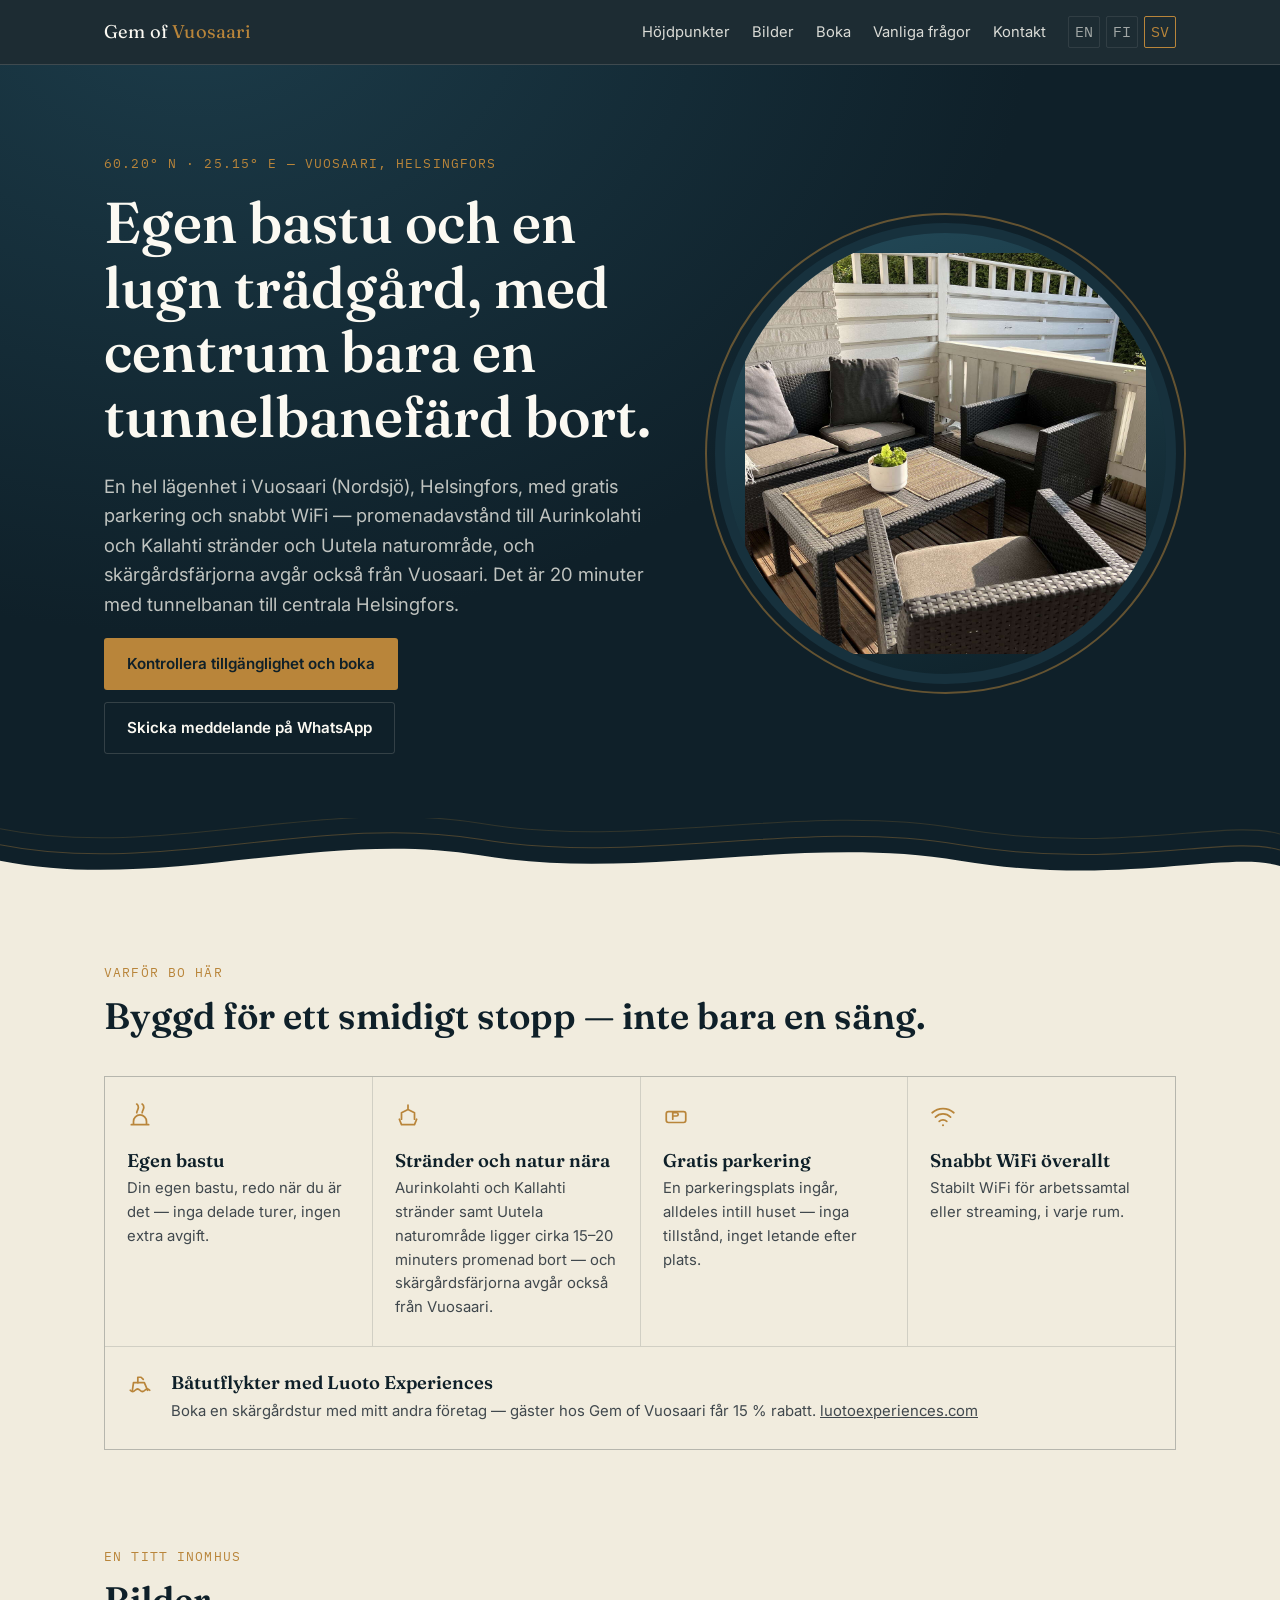
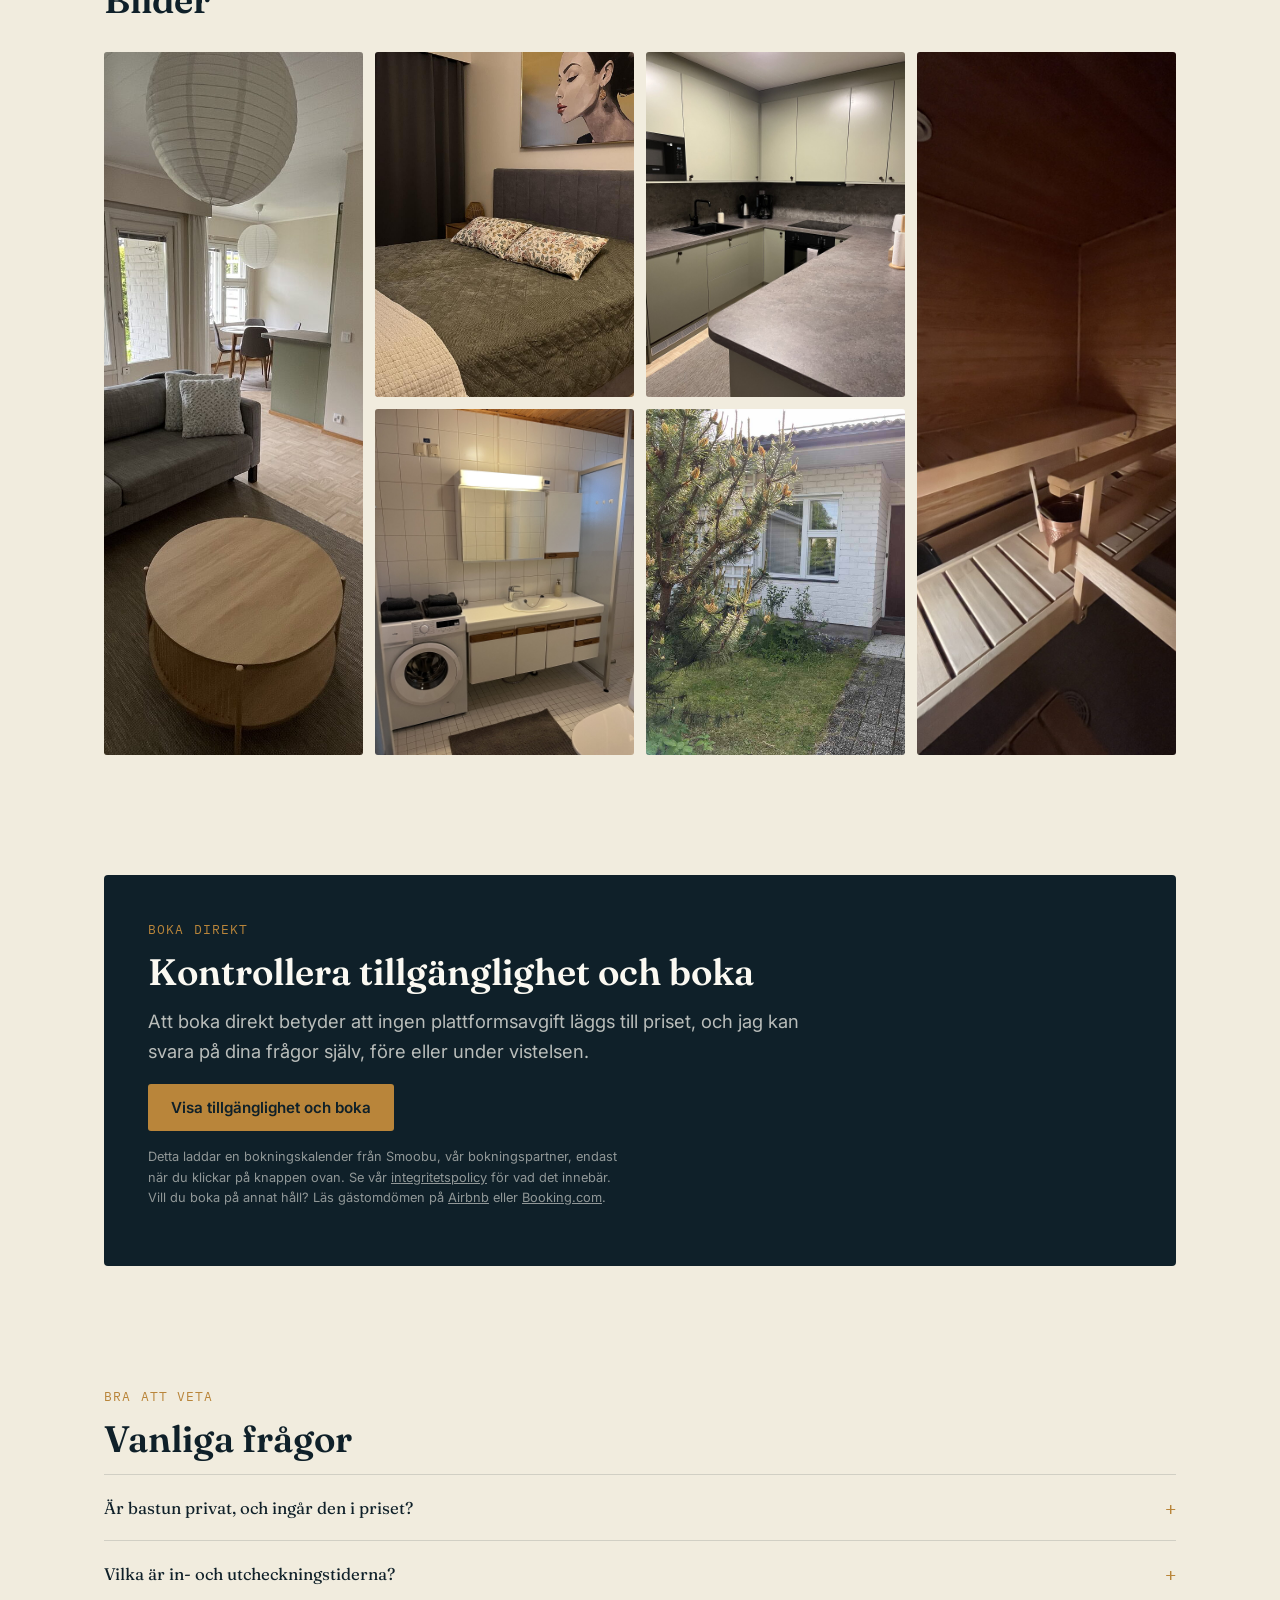
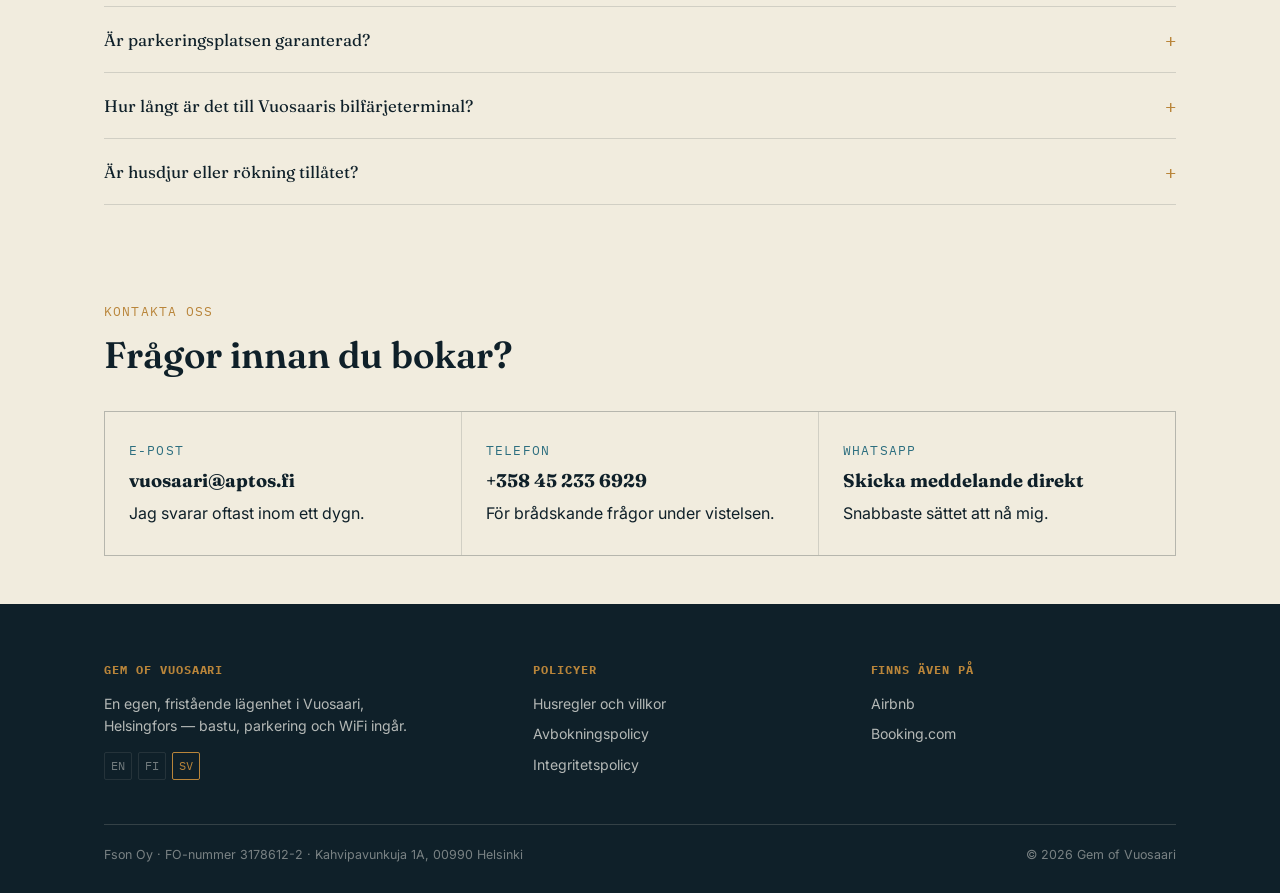
<file: sv/index.html>
<!DOCTYPE html>
<html lang="sv">
<head>
<meta charset="UTF-8">
<meta name="viewport" content="width=device-width, initial-scale=1.0">
<title>Gem of Vuosaari — Egen bastu, gratis parkering och WiFi | Helsingfors</title>
<meta name="description" content="En hel lägenhet i Vuosaari (Nordsjö), Helsingfors — egen bastu, gratis parkering och snabbt WiFi. Nära Aurinkolahti strand, Uutela naturområde och skärgårdsfärjorna. Boka direkt, utan plattformsavgifter.">
<link rel="canonical" href="https://gemofvuosaari.aptos.fi/sv/">
<link rel="alternate" hreflang="en" href="https://gemofvuosaari.aptos.fi/en/">
<link rel="alternate" hreflang="fi" href="https://gemofvuosaari.aptos.fi/fi/">
<link rel="alternate" hreflang="sv" href="https://gemofvuosaari.aptos.fi/sv/">
<link rel="alternate" hreflang="x-default" href="https://gemofvuosaari.aptos.fi/en/">
<meta property="og:title" content="Gem of Vuosaari — Egen bastu, gratis parkering och WiFi">
<meta property="og:description" content="En hel lägenhet i Vuosaari, Helsingfors, nära Aurinkolahti strand och skärgårdsfärjorna. Boka direkt.">
<meta property="og:type" content="website">
<meta property="og:locale" content="sv_FI">
<link rel="preconnect" href="https://fonts.googleapis.com">
<link rel="preconnect" href="https://fonts.gstatic.com" crossorigin>
<link href="https://fonts.googleapis.com/css2?family=Fraunces:ital,opsz,wght@0,9..144,500;0,9..144,600;1,9..144,500&family=Inter:wght@400;500;600&family=IBM+Plex+Mono:wght@400;500&display=swap" rel="stylesheet">
<link rel="stylesheet" href="../assets/css/style.css">
<script type="application/ld+json">
{
  "@context": "https://schema.org",
  "@type": "LodgingBusiness",
  "name": "Gem of Vuosaari",
  "description": "Lägenhet med egen bastu, gratis parkering och WiFi i Vuosaari, Helsingfors.",
  "url": "https://gemofvuosaari.aptos.fi/sv/",
  "telephone": "+358-45-233-6929",
  "priceRange": "€€",
  "address": {
    "@type": "PostalAddress",
    "streetAddress": "Kahvipavunkuja 1A",
    "addressLocality": "Vuosaari, Helsingfors",
    "postalCode": "00990",
    "addressCountry": "FI"
  },
  "geo": { "@type": "GeoCoordinates", "latitude": 60.2077, "longitude": 25.1479 },
  "amenityFeature": [
    { "@type": "LocationFeatureSpecification", "name": "Egen bastu", "value": true },
    { "@type": "LocationFeatureSpecification", "name": "Gratis parkering", "value": true },
    { "@type": "LocationFeatureSpecification", "name": "WiFi", "value": true }
  ]
}
</script>
</head>
<body>

<header class="site-header">
  <div class="wrap">
    <a class="brand" href="#top">Gem of <em>Vuosaari</em></a>
    <nav aria-label="Huvudmeny">
      <ul class="nav-links">
        <li><a href="#highlights">Höjdpunkter</a></li>
        <li><a href="#gallery">Bilder</a></li>
        <li><a href="#book">Boka</a></li>
        <li><a href="#faq">Vanliga frågor</a></li>
        <li><a href="#contact">Kontakt</a></li>
        <li class="lang-switch">
          <a href="../en/">EN</a>
          <a href="../fi/">FI</a>
          <a href="../sv/" aria-current="true">SV</a>
        </li>
      </ul>
    </nav>
    <button class="nav-toggle" aria-expanded="false" aria-label="Öppna meny">Meny</button>
  </div>
</header>

<main id="top">

  <!-- ============ HERO ============ -->
  <section class="hero">
    <div class="wrap">
      <div class="hero-grid">
        <div>
          <p class="eyebrow hero-coords">60.20° N · 25.15° E — Vuosaari, Helsingfors</p>
          <h1>Egen bastu och en lugn trädgård, med centrum bara en tunnelbanefärd bort.</h1>
          <p class="lede">En hel lägenhet i Vuosaari (Nordsjö), Helsingfors, med gratis parkering och snabbt WiFi — promenadavstånd till Aurinkolahti och Kallahti stränder och Uutela naturområde, och skärgårdsfärjorna avgår också från Vuosaari. Det är 20 minuter med tunnelbanan till centrala Helsingfors.</p>
          <div class="btn-row">
            <a href="#book" class="btn btn-primary">Kontrollera tillgänglighet och boka</a>
            <a href="https://wa.me/358452336929" class="btn btn-ghost" target="_blank" rel="noopener">Skicka meddelande på WhatsApp</a>
          </div>
        </div>
        <div class="porthole">
          <img class="porthole-photo" src="../assets/img/hero-balcony.jpg" alt="Privat balkong med sittplatser vid Gem of Vuosaari">
        </div>
      </div>
    </div>
    <svg class="contour-divider" viewBox="0 0 1200 90" preserveAspectRatio="none" aria-hidden="true">
      <path d="M0,40 C150,70 300,10 450,35 C600,60 750,15 900,40 C1050,65 1150,30 1200,45 L1200,90 L0,90 Z" fill="#F1ECDE"/>
      <path d="M0,25 C150,55 300,-5 450,20 C600,45 750,0 900,25 C1050,50 1150,15 1200,30" fill="none" stroke="#B9853A" stroke-width="1" opacity="0.35"/>
      <path d="M0,10 C150,40 300,-20 450,5 C600,30 750,-15 900,10 C1050,35 1150,0 1200,15" fill="none" stroke="#B9853A" stroke-width="1" opacity="0.2"/>
    </svg>
  </section>

  <!-- ============ HIGHLIGHTS ============ -->
  <section class="section section-tight" id="highlights">
    <div class="wrap">
      <p class="eyebrow">Varför bo här</p>
      <h2>Byggd för ett smidigt stopp — inte bara en säng.</h2>
      <div class="highlights-grid">
        <div class="highlight-card">
          <div class="icon"><svg width="26" height="26" viewBox="0 0 24 24" fill="none" stroke="currentColor" stroke-width="1.6"><path d="M4 20h16M6 20v-3a6 6 0 0 1 12 0v3M9 9c0-2 1.5-3 1.5-5S9 1 9 1M14 9c0-2 1.5-3 1.5-5S14 1 14 1" stroke-linecap="round"/></svg></div>
          <h3>Egen bastu</h3>
          <p>Din egen bastu, redo när du är det — inga delade turer, ingen extra avgift.</p>
        </div>
        <div class="highlight-card">
          <div class="icon"><svg width="26" height="26" viewBox="0 0 24 24" fill="none" stroke="currentColor" stroke-width="1.6"><path d="M4 15l2 5h12l2-5M6 15V9l6-3 6 3v6M12 2v4" stroke-linecap="round" stroke-linejoin="round"/></svg></div>
          <h3>Stränder och natur nära</h3>
          <p>Aurinkolahti och Kallahti stränder samt Uutela naturområde ligger cirka 15–20 minuters promenad bort — och skärgårdsfärjorna avgår också från Vuosaari.</p>
        </div>
        <div class="highlight-card">
          <div class="icon"><svg width="26" height="26" viewBox="0 0 24 24" fill="none" stroke="currentColor" stroke-width="1.6"><rect x="3" y="8" width="18" height="10" rx="2"/><path d="M9 12h3.5a1.5 1.5 0 0 0 0-3H9v6" stroke-linecap="round"/></svg></div>
          <h3>Gratis parkering</h3>
          <p>En parkeringsplats ingår, alldeles intill huset — inga tillstånd, inget letande efter plats.</p>
        </div>
        <div class="highlight-card">
          <div class="icon"><svg width="26" height="26" viewBox="0 0 24 24" fill="none" stroke="currentColor" stroke-width="1.6"><path d="M2 9a15 15 0 0 1 20 0M5 13a10 10 0 0 1 14 0M8.5 17a5 5 0 0 1 7 0" stroke-linecap="round"/><circle cx="12" cy="20.5" r="1" fill="currentColor" stroke="none"/></svg></div>
          <h3>Snabbt WiFi överallt</h3>
          <p>Stabilt WiFi för arbetssamtal eller streaming, i varje rum.</p>
        </div>
        <div class="highlight-card highlight-card--promo">
          <div class="icon"><svg width="26" height="26" viewBox="0 0 24 24" fill="none" stroke="currentColor" stroke-width="1.6"><path d="M3 15c1.5 1.5 3 1.5 4.5 0s3-1.5 4.5 0 3 1.5 4.5 0 3-1.5 4.5 0" stroke-linecap="round" stroke-linejoin="round"/><path d="M5 15l1-7h10l3 7" stroke-linecap="round" stroke-linejoin="round"/><path d="M10 8V3h3l2 2" stroke-linecap="round" stroke-linejoin="round"/></svg></div>
          <div>
            <h3>Båtutflykter med Luoto Experiences</h3>
            <p>Boka en skärgårdstur med mitt andra företag — gäster hos Gem of Vuosaari får 15 % rabatt. <a href="https://luotoexperiences.com" target="_blank" rel="noopener" style="color:inherit;text-decoration:underline;">luotoexperiences.com</a></p>
          </div>
        </div>
      </div>
    </div>
  </section>

  <!-- ============ GALLERY ============ -->
  <section class="section section-tight" id="gallery">
    <div class="wrap">
      <p class="eyebrow">En titt inomhus</p>
      <h2>Bilder</h2>
      <div class="gallery-grid">
        <img class="gallery-photo g-tall" src="../assets/img/gallery-living-room.jpg" alt="Vardagsrum med soffa och matplats">
        <img class="gallery-photo" src="../assets/img/gallery-bedroom.jpg" alt="Sovrum med dubbelsäng">
        <img class="gallery-photo" src="../assets/img/gallery-kitchen.jpg" alt="Fullt utrustat kök">
        <img class="gallery-photo g-tall" src="../assets/img/gallery-sauna.jpg" alt="Egen bastu">
        <img class="gallery-photo" src="../assets/img/gallery-bathroom.jpg" alt="Badrum med dusch och tvättmaskin">
        <img class="gallery-photo" src="../assets/img/gallery-exterior.jpg" alt="Husets entré med trädgårdsutsikt">
      </div>
    </div>
  </section>

  <!-- ============ BOOKING ============ -->
  <section class="section" id="book">
    <div class="wrap">
      <div class="booking-panel">
        <p class="eyebrow">Boka direkt</p>
        <h2>Kontrollera tillgänglighet och boka</h2>
        <p class="lede">Att boka direkt betyder att ingen plattformsavgift läggs till priset, och jag kan svara på dina frågor själv, före eller under vistelsen.</p>
        <button id="load-booking-widget" class="btn btn-primary">Visa tillgänglighet och boka</button>
        <div id="booking-widget-mount" hidden></div>
        <p class="booking-note">Detta laddar en bokningskalender från Smoobu, vår bokningspartner, endast när du klickar på knappen ovan. Se vår <a href="integritet.html" style="color:inherit;text-decoration:underline;">integritetspolicy</a> för vad det innebär. Vill du boka på annat håll? Läs gästomdömen på <a href="https://www.airbnb.co.uk/h/gemofvuosaari" style="color:inherit;text-decoration:underline;" target="_blank" rel="noopener">Airbnb</a> eller <a href="https://www.booking.com/hotel/fi/gem-of-vuosaari-private-sauna-free-parking-and-wifi.en-gb.html" style="color:inherit;text-decoration:underline;" target="_blank" rel="noopener">Booking.com</a>.</p>
      </div>
    </div>
  </section>

  <!-- ============ FAQ ============ -->
  <section class="section section-tight" id="faq">
    <div class="wrap">
      <p class="eyebrow">Bra att veta</p>
      <h2>Vanliga frågor</h2>

      <div class="faq-item" data-open="false">
        <button class="faq-q" aria-expanded="false">Är bastun privat, och ingår den i priset?<span class="plus">+</span></button>
        <div class="faq-a"><p>Ja — bastun hör till lägenheten. Den är din under hela vistelsen, utan extra kostnad.</p></div>
      </div>
      <div class="faq-item" data-open="false">
        <button class="faq-q" aria-expanded="false">Vilka är in- och utcheckningstiderna?<span class="plus">+</span></button>
        <div class="faq-a"><p>Incheckning sker från kl. 15:00, utcheckning senast kl. 11:00. Självincheckning är möjlig — fullständiga instruktioner skickas före ankomst.</p></div>
      </div>
      <div class="faq-item" data-open="false">
        <button class="faq-q" aria-expanded="false">Är parkeringsplatsen garanterad?<span class="plus">+</span></button>
        <div class="faq-a"><p>Ja, en plats är reserverad för gäster under hela vistelsen.</p></div>
      </div>
      <div class="faq-item" data-open="false">
        <button class="faq-q" aria-expanded="false">Hur långt är det till Vuosaaris bilfärjeterminal?<span class="plus">+</span></button>
        <div class="faq-a"><p>Cirka fem minuter med bil — det går inte att gå dit till fots. Terminalen trafikeras av bilfärjor (RoRo) till Tallinn, Tyskland och Polen, inga kryssningsfartyg eller skärgårdsfärjor. Skärgårdsfärjorna avgår från en annan plats i Vuosaari.</p></div>
      </div>
      <div class="faq-item" data-open="false">
        <button class="faq-q" aria-expanded="false">Är husdjur eller rökning tillåtet?<span class="plus">+</span></button>
        <div class="faq-a"><p>Husdjur är tyvärr inte tillåtna. Rökning är tillåten endast på verandan vid lägenhetens entré. Fullständiga husregler finns på sidan för <a href="riktlinjer.html">policyer</a>.</p></div>
      </div>
    </div>
  </section>

  <!-- ============ CONTACT ============ -->
  <section class="section section-tight" id="contact">
    <div class="wrap">
      <p class="eyebrow">Kontakta oss</p>
      <h2>Frågor innan du bokar?</h2>
      <div class="contact-grid">
        <a class="contact-card" href="mailto:vuosaari@aptos.fi">
          <span class="eyebrow">E-post</span>
          <strong>vuosaari@aptos.fi</strong>
          <span>Jag svarar oftast inom ett dygn.</span>
        </a>
        <a class="contact-card" href="tel:+358452336929">
          <span class="eyebrow">Telefon</span>
          <strong>+358 45 233 6929</strong>
          <span>För brådskande frågor under vistelsen.</span>
        </a>
        <a class="contact-card" href="https://wa.me/358452336929" target="_blank" rel="noopener">
          <span class="eyebrow">WhatsApp</span>
          <strong>Skicka meddelande direkt</strong>
          <span>Snabbaste sättet att nå mig.</span>
        </a>
      </div>
    </div>
  </section>

</main>

<footer class="site-footer">
  <div class="wrap">
    <div class="footer-grid">
      <div>
        <h4>Gem of Vuosaari</h4>
        <p style="max-width:36ch;">En egen, fristående lägenhet i Vuosaari, Helsingfors — bastu, parkering och WiFi ingår.</p>
        <p class="lang-switch" style="margin-top:14px;">
          <a href="../en/">EN</a>
          <a href="../fi/">FI</a>
          <a href="../sv/" aria-current="true">SV</a>
        </p>
      </div>
      <div>
        <h4>Policyer</h4>
        <ul>
          <li><a href="riktlinjer.html">Husregler och villkor</a></li>
          <li><a href="riktlinjer.html#avbokning">Avbokningspolicy</a></li>
          <li><a href="integritet.html">Integritetspolicy</a></li>
        </ul>
      </div>
      <div>
        <h4>Finns även på</h4>
        <ul>
          <li><a href="https://www.airbnb.co.uk/h/gemofvuosaari" target="_blank" rel="noopener">Airbnb</a></li>
          <li><a href="https://www.booking.com/hotel/fi/gem-of-vuosaari-private-sauna-free-parking-and-wifi.en-gb.html" target="_blank" rel="noopener">Booking.com</a></li>
        </ul>
      </div>
    </div>
    <div class="footer-bottom">
      <span>Fson Oy · FO-nummer 3178612-2 · Kahvipavunkuja 1A, 00990 Helsinki</span>
      <span>© <span id="year"></span> Gem of Vuosaari</span>
    </div>
  </div>
</footer>

<script src="../assets/js/main.js"></script>
<script>document.getElementById('year').textContent = new Date().getFullYear();</script>
</body>
</html>
</file>
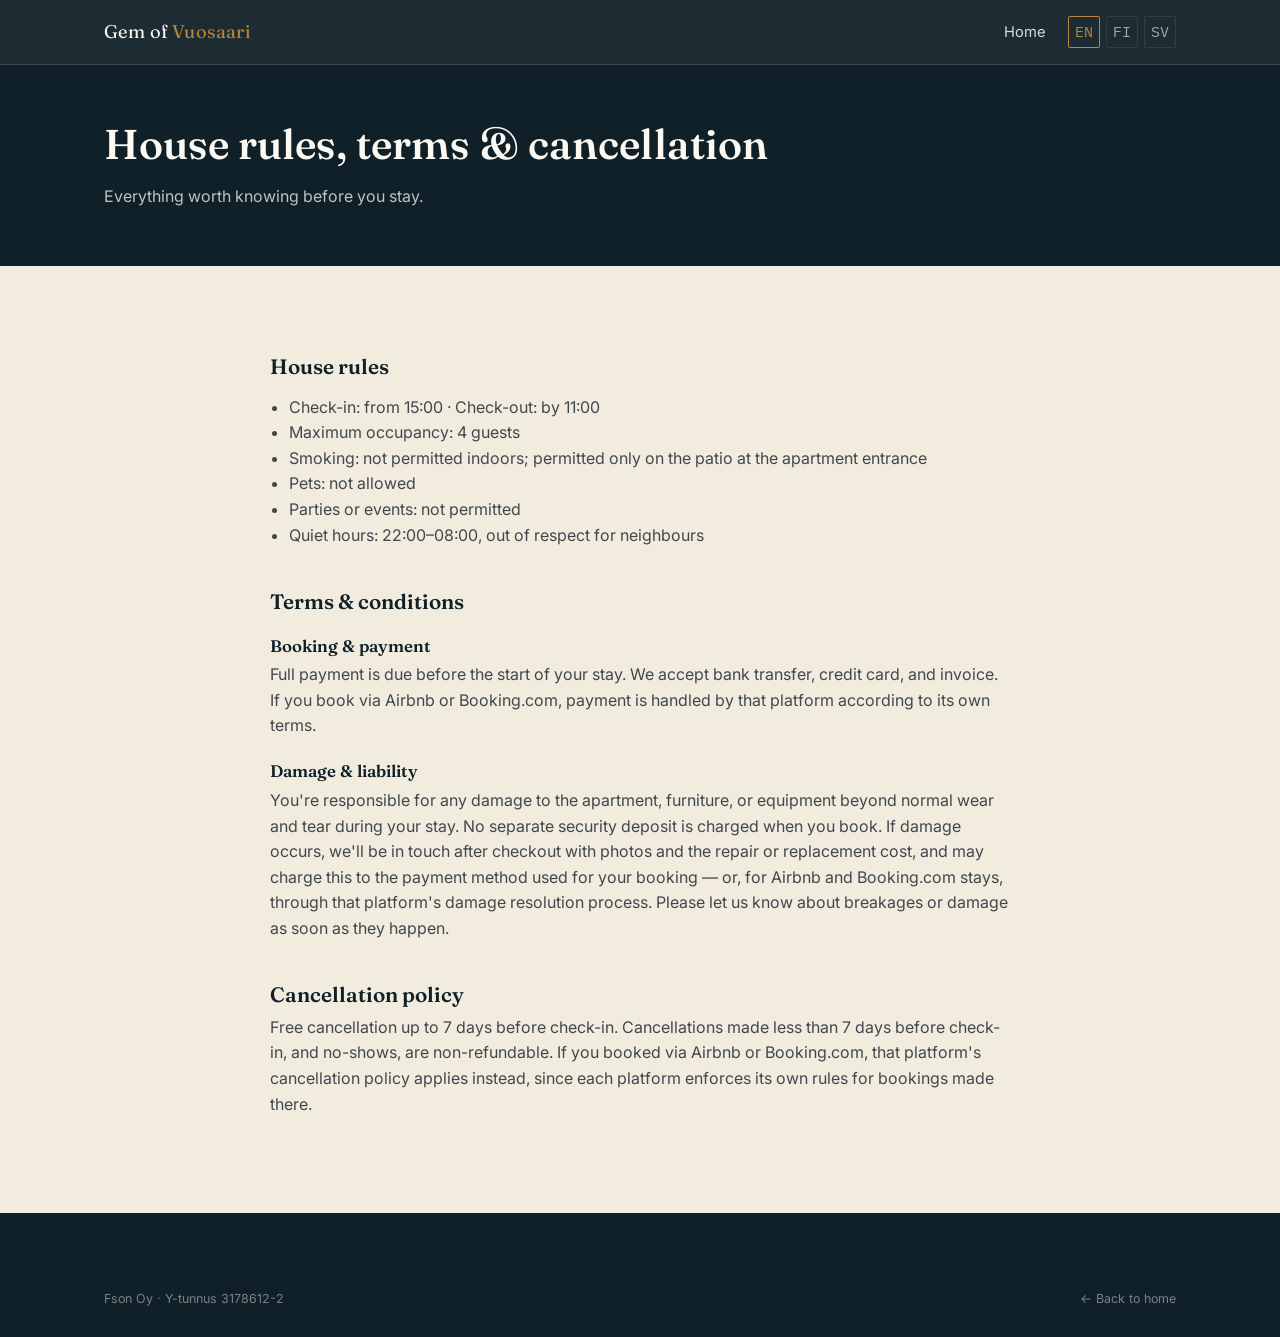
<file: en/policies.html>
<!DOCTYPE html>
<html lang="en">
<head>
<meta charset="UTF-8">
<meta name="viewport" content="width=device-width, initial-scale=1.0">
<title>House Rules, Terms &amp; Cancellation Policy — Gem of Vuosaari</title>
<meta name="robots" content="noindex">
<link rel="preconnect" href="https://fonts.googleapis.com">
<link rel="preconnect" href="https://fonts.gstatic.com" crossorigin>
<link href="https://fonts.googleapis.com/css2?family=Fraunces:ital,opsz,wght@0,9..144,500;0,9..144,600;1,9..144,500&family=Inter:wght@400;500;600&family=IBM+Plex+Mono:wght@400;500&display=swap" rel="stylesheet">
<link rel="stylesheet" href="../assets/css/style.css">
</head>
<body class="policy-page">

<header class="site-header">
  <div class="wrap">
    <a class="brand" href="index.html">Gem of <em>Vuosaari</em></a>
    <nav aria-label="Primary">
      <ul class="nav-links">
        <li><a href="index.html">Home</a></li>
        <li class="lang-switch">
          <a href="policies.html" aria-current="true">EN</a>
          <a href="../fi/kaytannot.html">FI</a>
          <a href="../sv/riktlinjer.html">SV</a>
        </li>
      </ul>
    </nav>
  </div>
</header>

<section class="policy-hero">
  <div class="wrap">
    <h1>House rules, terms &amp; cancellation</h1>
    <p style="color:rgba(251,249,242,0.75);">Everything worth knowing before you stay.</p>
  </div>
</section>

<div class="wrap">
  <div class="policy-body">

    <h2>House rules</h2>
    <ul>
      <li>Check-in: from 15:00 · Check-out: by 11:00</li>
      <li>Maximum occupancy: 4 guests</li>
      <li>Smoking: not permitted indoors; permitted only on the patio at the apartment entrance</li>
      <li>Pets: not allowed</li>
      <li>Parties or events: not permitted</li>
      <li>Quiet hours: 22:00–08:00, out of respect for neighbours</li>
    </ul>

    <h2>Terms &amp; conditions</h2>
    <h3>Booking &amp; payment</h3>
    <p>Full payment is due before the start of your stay. We accept bank transfer, credit card, and invoice. If you book via Airbnb or Booking.com, payment is handled by that platform according to its own terms.</p>
    <h3>Damage &amp; liability</h3>
    <p>You're responsible for any damage to the apartment, furniture, or equipment beyond normal wear and tear during your stay. No separate security deposit is charged when you book. If damage occurs, we'll be in touch after checkout with photos and the repair or replacement cost, and may charge this to the payment method used for your booking — or, for Airbnb and Booking.com stays, through that platform's damage resolution process. Please let us know about breakages or damage as soon as they happen.</p>

    <h2 id="cancellation">Cancellation policy</h2>
    <p>Free cancellation up to 7 days before check-in. Cancellations made less than 7 days before check-in, and no-shows, are non-refundable. If you booked via Airbnb or Booking.com, that platform's cancellation policy applies instead, since each platform enforces its own rules for bookings made there.</p>

  </div>
</div>

<footer class="site-footer">
  <div class="wrap">
    <div class="footer-bottom">
      <span>Fson Oy · Y-tunnus 3178612-2</span>
      <span><a href="index.html" style="color:inherit;">&larr; Back to home</a></span>
    </div>
  </div>
</footer>

</body>
</html>
</file>
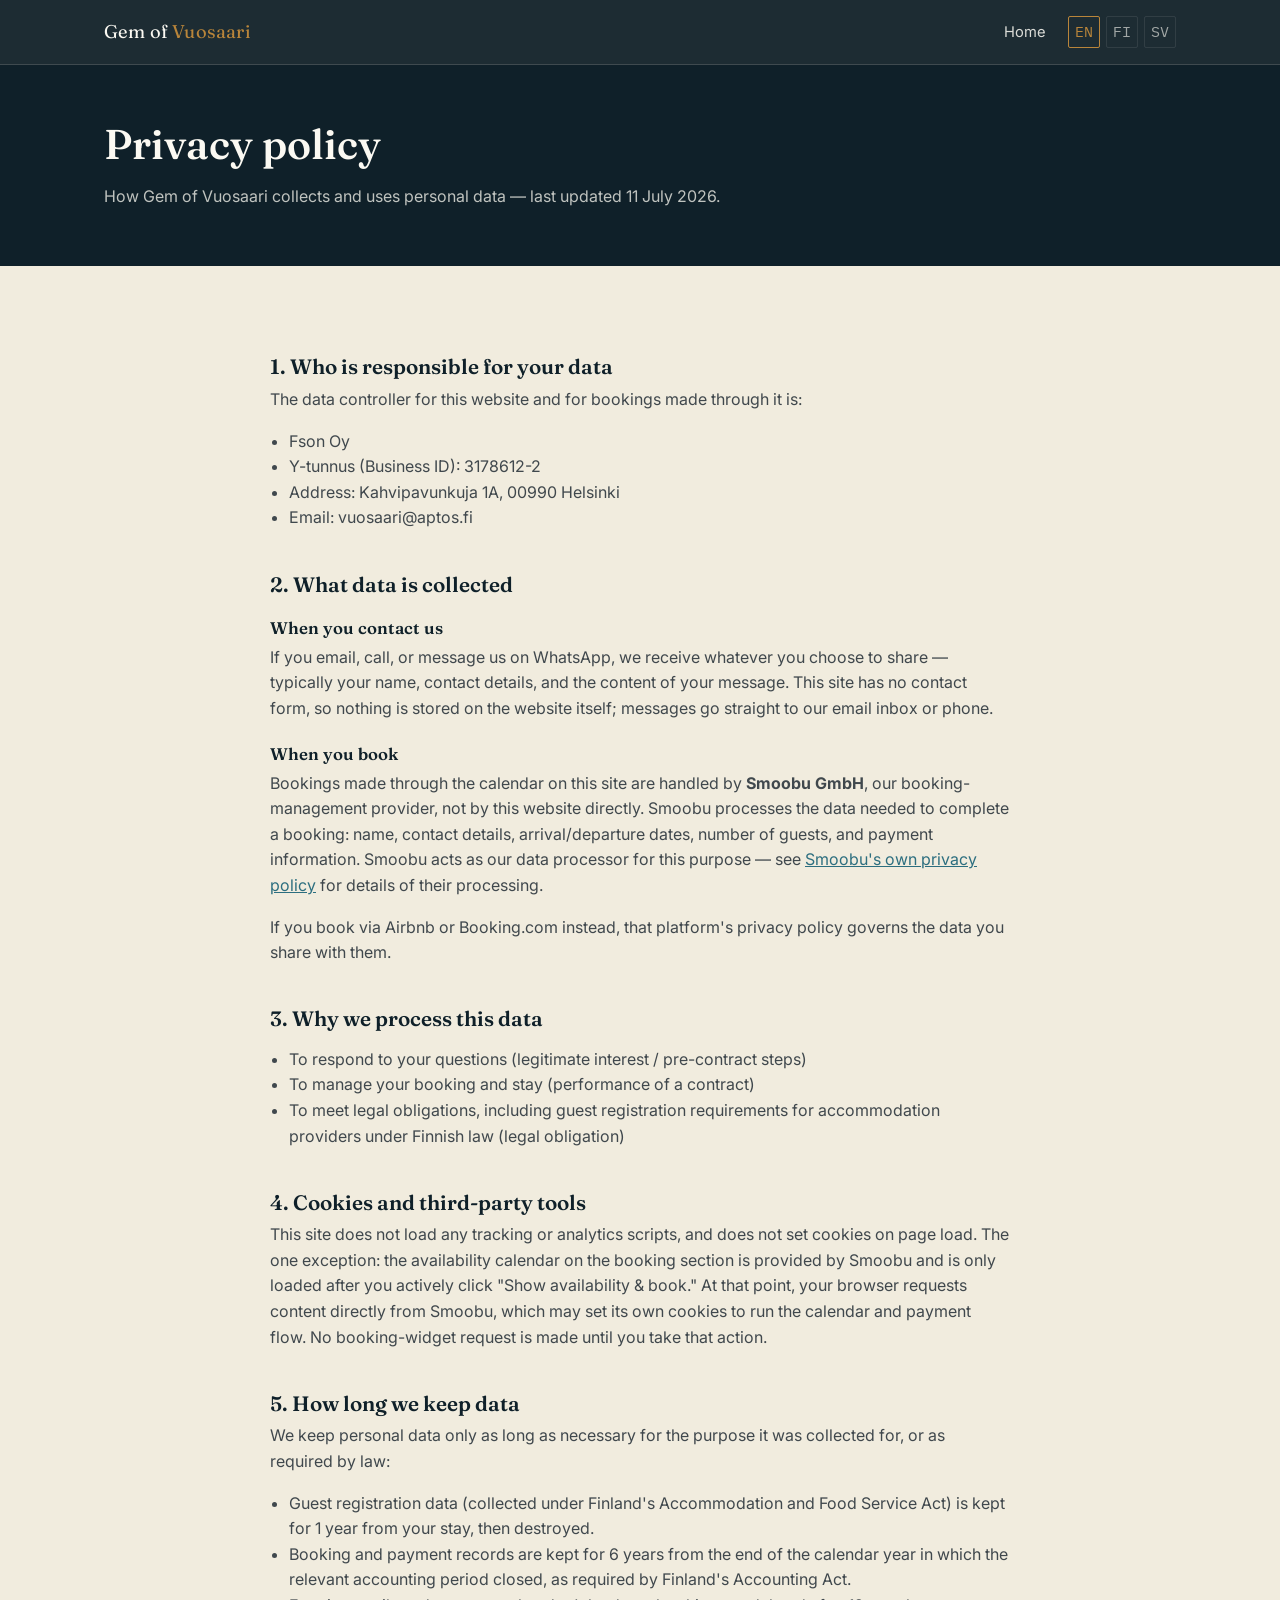
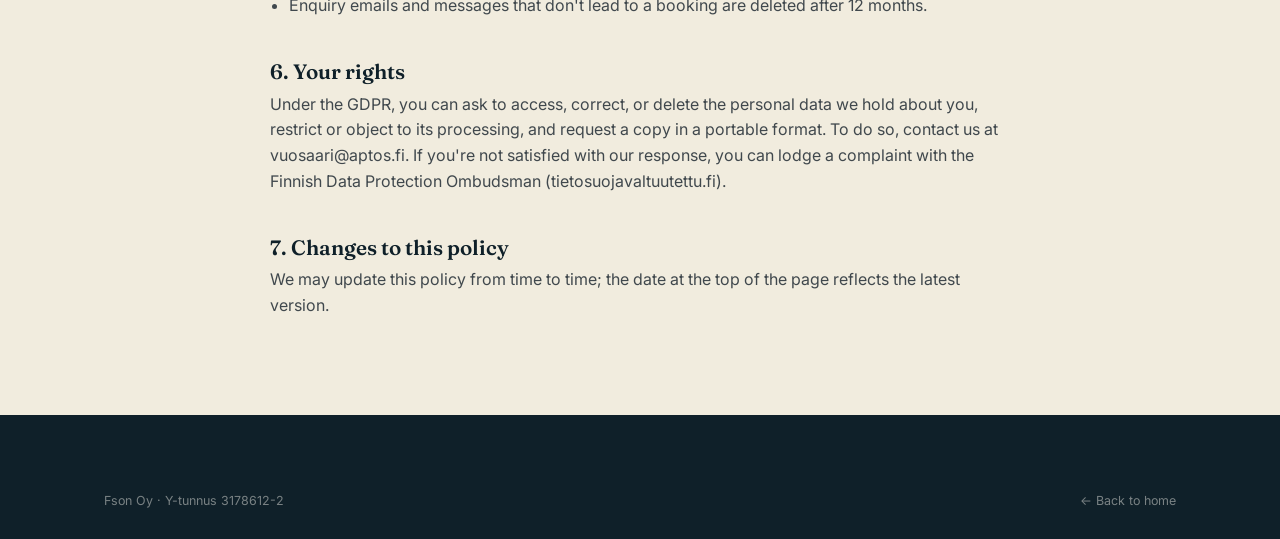
<file: en/privacy.html>
<!DOCTYPE html>
<html lang="en">
<head>
<meta charset="UTF-8">
<meta name="viewport" content="width=device-width, initial-scale=1.0">
<title>Privacy Policy — Gem of Vuosaari</title>
<meta name="robots" content="noindex">
<link rel="preconnect" href="https://fonts.googleapis.com">
<link rel="preconnect" href="https://fonts.gstatic.com" crossorigin>
<link href="https://fonts.googleapis.com/css2?family=Fraunces:ital,opsz,wght@0,9..144,500;0,9..144,600;1,9..144,500&family=Inter:wght@400;500;600&family=IBM+Plex+Mono:wght@400;500&display=swap" rel="stylesheet">
<link rel="stylesheet" href="../assets/css/style.css">
</head>
<body class="policy-page">

<header class="site-header">
  <div class="wrap">
    <a class="brand" href="index.html">Gem of <em>Vuosaari</em></a>
    <nav aria-label="Primary">
      <ul class="nav-links">
        <li><a href="index.html">Home</a></li>
        <li class="lang-switch">
          <a href="privacy.html" aria-current="true">EN</a>
          <a href="../fi/tietosuoja.html">FI</a>
          <a href="../sv/integritet.html">SV</a>
        </li>
      </ul>
    </nav>
  </div>
</header>

<section class="policy-hero">
  <div class="wrap">
    <h1>Privacy policy</h1>
    <p style="color:rgba(251,249,242,0.75);">How Gem of Vuosaari collects and uses personal data — last updated 11 July 2026.</p>
  </div>
</section>

<div class="wrap">
  <div class="policy-body">

    <h2>1. Who is responsible for your data</h2>
    <p>The data controller for this website and for bookings made through it is:</p>
    <ul>
      <li>Fson Oy</li>
      <li>Y-tunnus (Business ID): 3178612-2</li>
      <li>Address: Kahvipavunkuja 1A, 00990 Helsinki</li>
      <li>Email: vuosaari@aptos.fi</li>
    </ul>

    <h2>2. What data is collected</h2>
    <h3>When you contact us</h3>
    <p>If you email, call, or message us on WhatsApp, we receive whatever you choose to share — typically your name, contact details, and the content of your message. This site has no contact form, so nothing is stored on the website itself; messages go straight to our email inbox or phone.</p>
    <h3>When you book</h3>
    <p>Bookings made through the calendar on this site are handled by <strong>Smoobu GmbH</strong>, our booking-management provider, not by this website directly. Smoobu processes the data needed to complete a booking: name, contact details, arrival/departure dates, number of guests, and payment information. Smoobu acts as our data processor for this purpose — see <a href="https://www.smoobu.com/en/data-privacy/" target="_blank" rel="noopener">Smoobu's own privacy policy</a> for details of their processing.</p>
    <p>If you book via Airbnb or Booking.com instead, that platform's privacy policy governs the data you share with them.</p>

    <h2>3. Why we process this data</h2>
    <ul>
      <li>To respond to your questions (legitimate interest / pre-contract steps)</li>
      <li>To manage your booking and stay (performance of a contract)</li>
      <li>To meet legal obligations, including guest registration requirements for accommodation providers under Finnish law (legal obligation)</li>
    </ul>

    <h2>4. Cookies and third-party tools</h2>
    <p>This site does not load any tracking or analytics scripts, and does not set cookies on page load. The one exception: the availability calendar on the booking section is provided by Smoobu and is only loaded after you actively click "Show availability &amp; book." At that point, your browser requests content directly from Smoobu, which may set its own cookies to run the calendar and payment flow. No booking-widget request is made until you take that action.</p>

    <h2>5. How long we keep data</h2>
    <p>We keep personal data only as long as necessary for the purpose it was collected for, or as required by law:</p>
    <ul>
      <li>Guest registration data (collected under Finland's Accommodation and Food Service Act) is kept for 1 year from your stay, then destroyed.</li>
      <li>Booking and payment records are kept for 6 years from the end of the calendar year in which the relevant accounting period closed, as required by Finland's Accounting Act.</li>
      <li>Enquiry emails and messages that don't lead to a booking are deleted after 12 months.</li>
    </ul>

    <h2>6. Your rights</h2>
    <p>Under the GDPR, you can ask to access, correct, or delete the personal data we hold about you, restrict or object to its processing, and request a copy in a portable format. To do so, contact us at vuosaari@aptos.fi. If you're not satisfied with our response, you can lodge a complaint with the Finnish Data Protection Ombudsman (tietosuojavaltuutettu.fi).</p>

    <h2>7. Changes to this policy</h2>
    <p>We may update this policy from time to time; the date at the top of the page reflects the latest version.</p>

  </div>
</div>

<footer class="site-footer">
  <div class="wrap">
    <div class="footer-bottom">
      <span>Fson Oy · Y-tunnus 3178612-2</span>
      <span><a href="index.html" style="color:inherit;">&larr; Back to home</a></span>
    </div>
  </div>
</footer>

</body>
</html>
</file>
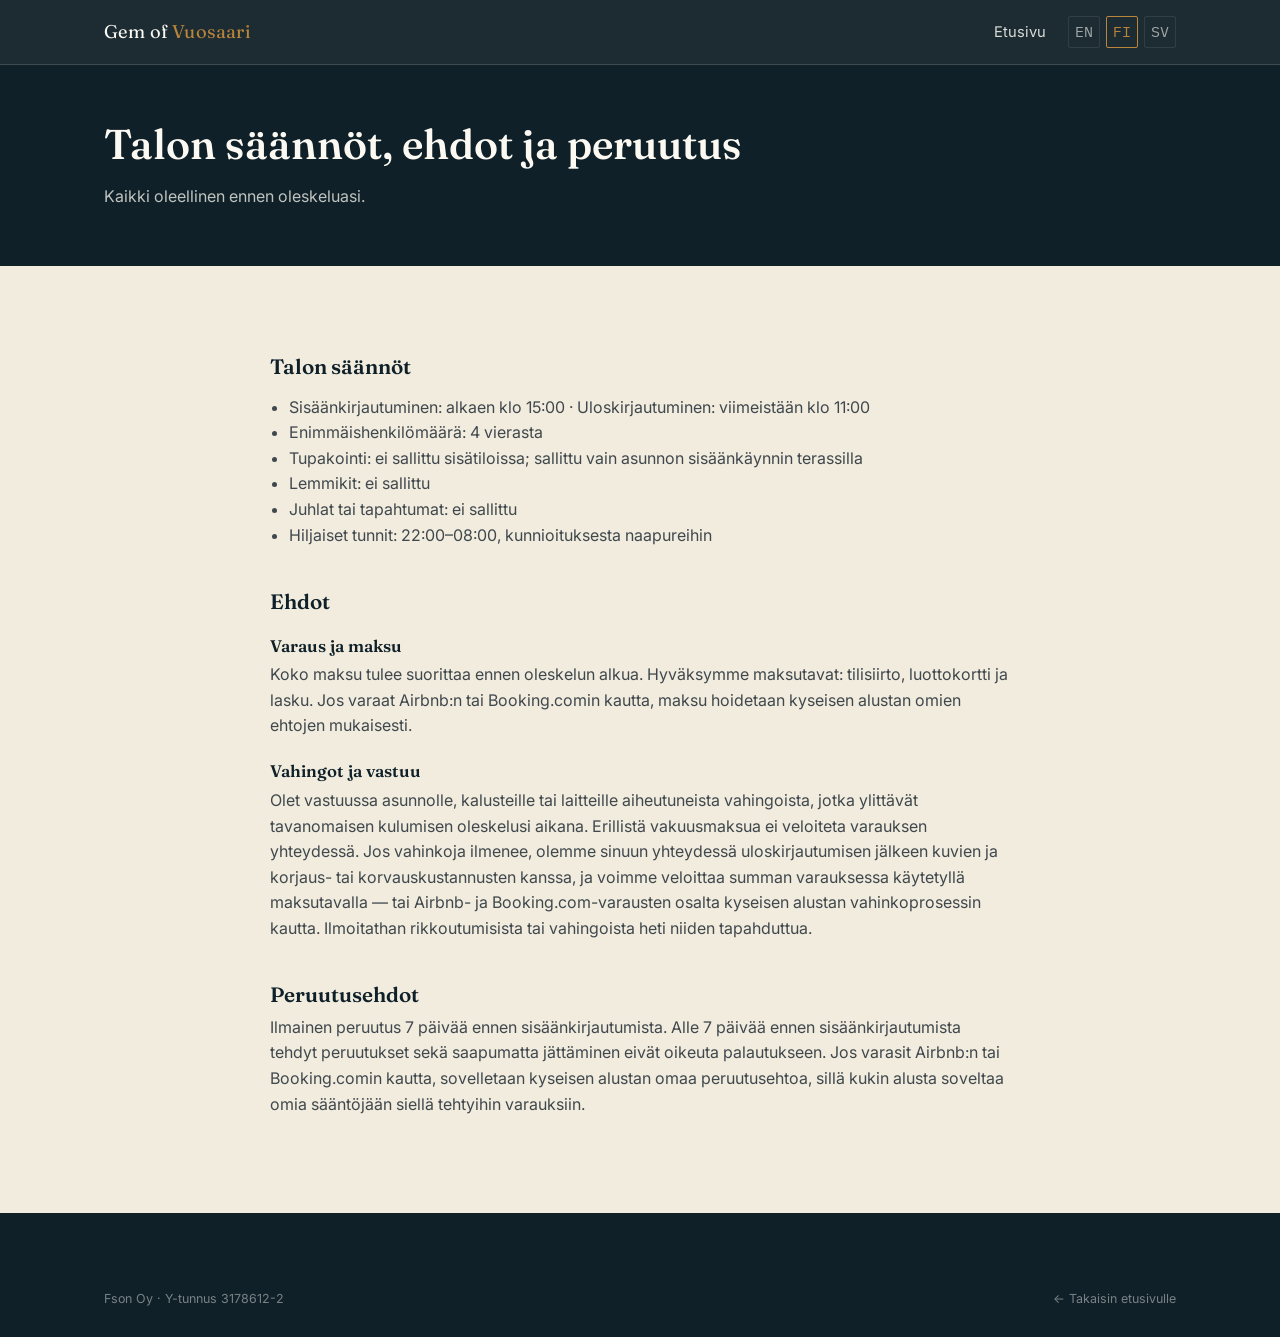
<file: fi/kaytannot.html>
<!DOCTYPE html>
<html lang="fi">
<head>
<meta charset="UTF-8">
<meta name="viewport" content="width=device-width, initial-scale=1.0">
<title>Talon säännöt, ehdot ja peruutusehdot — Gem of Vuosaari</title>
<meta name="robots" content="noindex">
<link rel="preconnect" href="https://fonts.googleapis.com">
<link rel="preconnect" href="https://fonts.gstatic.com" crossorigin>
<link href="https://fonts.googleapis.com/css2?family=Fraunces:ital,opsz,wght@0,9..144,500;0,9..144,600;1,9..144,500&family=Inter:wght@400;500;600&family=IBM+Plex+Mono:wght@400;500&display=swap" rel="stylesheet">
<link rel="stylesheet" href="../assets/css/style.css">
</head>
<body class="policy-page">

<header class="site-header">
  <div class="wrap">
    <a class="brand" href="index.html">Gem of <em>Vuosaari</em></a>
    <nav aria-label="Päävalikko">
      <ul class="nav-links">
        <li><a href="index.html">Etusivu</a></li>
        <li class="lang-switch">
          <a href="../en/policies.html">EN</a>
          <a href="kaytannot.html" aria-current="true">FI</a>
          <a href="../sv/riktlinjer.html">SV</a>
        </li>
      </ul>
    </nav>
  </div>
</header>

<section class="policy-hero">
  <div class="wrap">
    <h1>Talon säännöt, ehdot ja peruutus</h1>
    <p style="color:rgba(251,249,242,0.75);">Kaikki oleellinen ennen oleskeluasi.</p>
  </div>
</section>

<div class="wrap">
  <div class="policy-body">

    <h2>Talon säännöt</h2>
    <ul>
      <li>Sisäänkirjautuminen: alkaen klo 15:00 · Uloskirjautuminen: viimeistään klo 11:00</li>
      <li>Enimmäishenkilömäärä: 4 vierasta</li>
      <li>Tupakointi: ei sallittu sisätiloissa; sallittu vain asunnon sisäänkäynnin terassilla</li>
      <li>Lemmikit: ei sallittu</li>
      <li>Juhlat tai tapahtumat: ei sallittu</li>
      <li>Hiljaiset tunnit: 22:00–08:00, kunnioituksesta naapureihin</li>
    </ul>

    <h2>Ehdot</h2>
    <h3>Varaus ja maksu</h3>
    <p>Koko maksu tulee suorittaa ennen oleskelun alkua. Hyväksymme maksutavat: tilisiirto, luottokortti ja lasku. Jos varaat Airbnb:n tai Booking.comin kautta, maksu hoidetaan kyseisen alustan omien ehtojen mukaisesti.</p>
    <h3>Vahingot ja vastuu</h3>
    <p>Olet vastuussa asunnolle, kalusteille tai laitteille aiheutuneista vahingoista, jotka ylittävät tavanomaisen kulumisen oleskelusi aikana. Erillistä vakuusmaksua ei veloiteta varauksen yhteydessä. Jos vahinkoja ilmenee, olemme sinuun yhteydessä uloskirjautumisen jälkeen kuvien ja korjaus- tai korvauskustannusten kanssa, ja voimme veloittaa summan varauksessa käytetyllä maksutavalla — tai Airbnb- ja Booking.com-varausten osalta kyseisen alustan vahinkoprosessin kautta. Ilmoitathan rikkoutumisista tai vahingoista heti niiden tapahduttua.</p>

    <h2 id="peruutus">Peruutusehdot</h2>
    <p>Ilmainen peruutus 7 päivää ennen sisäänkirjautumista. Alle 7 päivää ennen sisäänkirjautumista tehdyt peruutukset sekä saapumatta jättäminen eivät oikeuta palautukseen. Jos varasit Airbnb:n tai Booking.comin kautta, sovelletaan kyseisen alustan omaa peruutusehtoa, sillä kukin alusta soveltaa omia sääntöjään siellä tehtyihin varauksiin.</p>

  </div>
</div>

<footer class="site-footer">
  <div class="wrap">
    <div class="footer-bottom">
      <span>Fson Oy · Y-tunnus 3178612-2</span>
      <span><a href="index.html" style="color:inherit;">&larr; Takaisin etusivulle</a></span>
    </div>
  </div>
</footer>

</body>
</html>
</file>
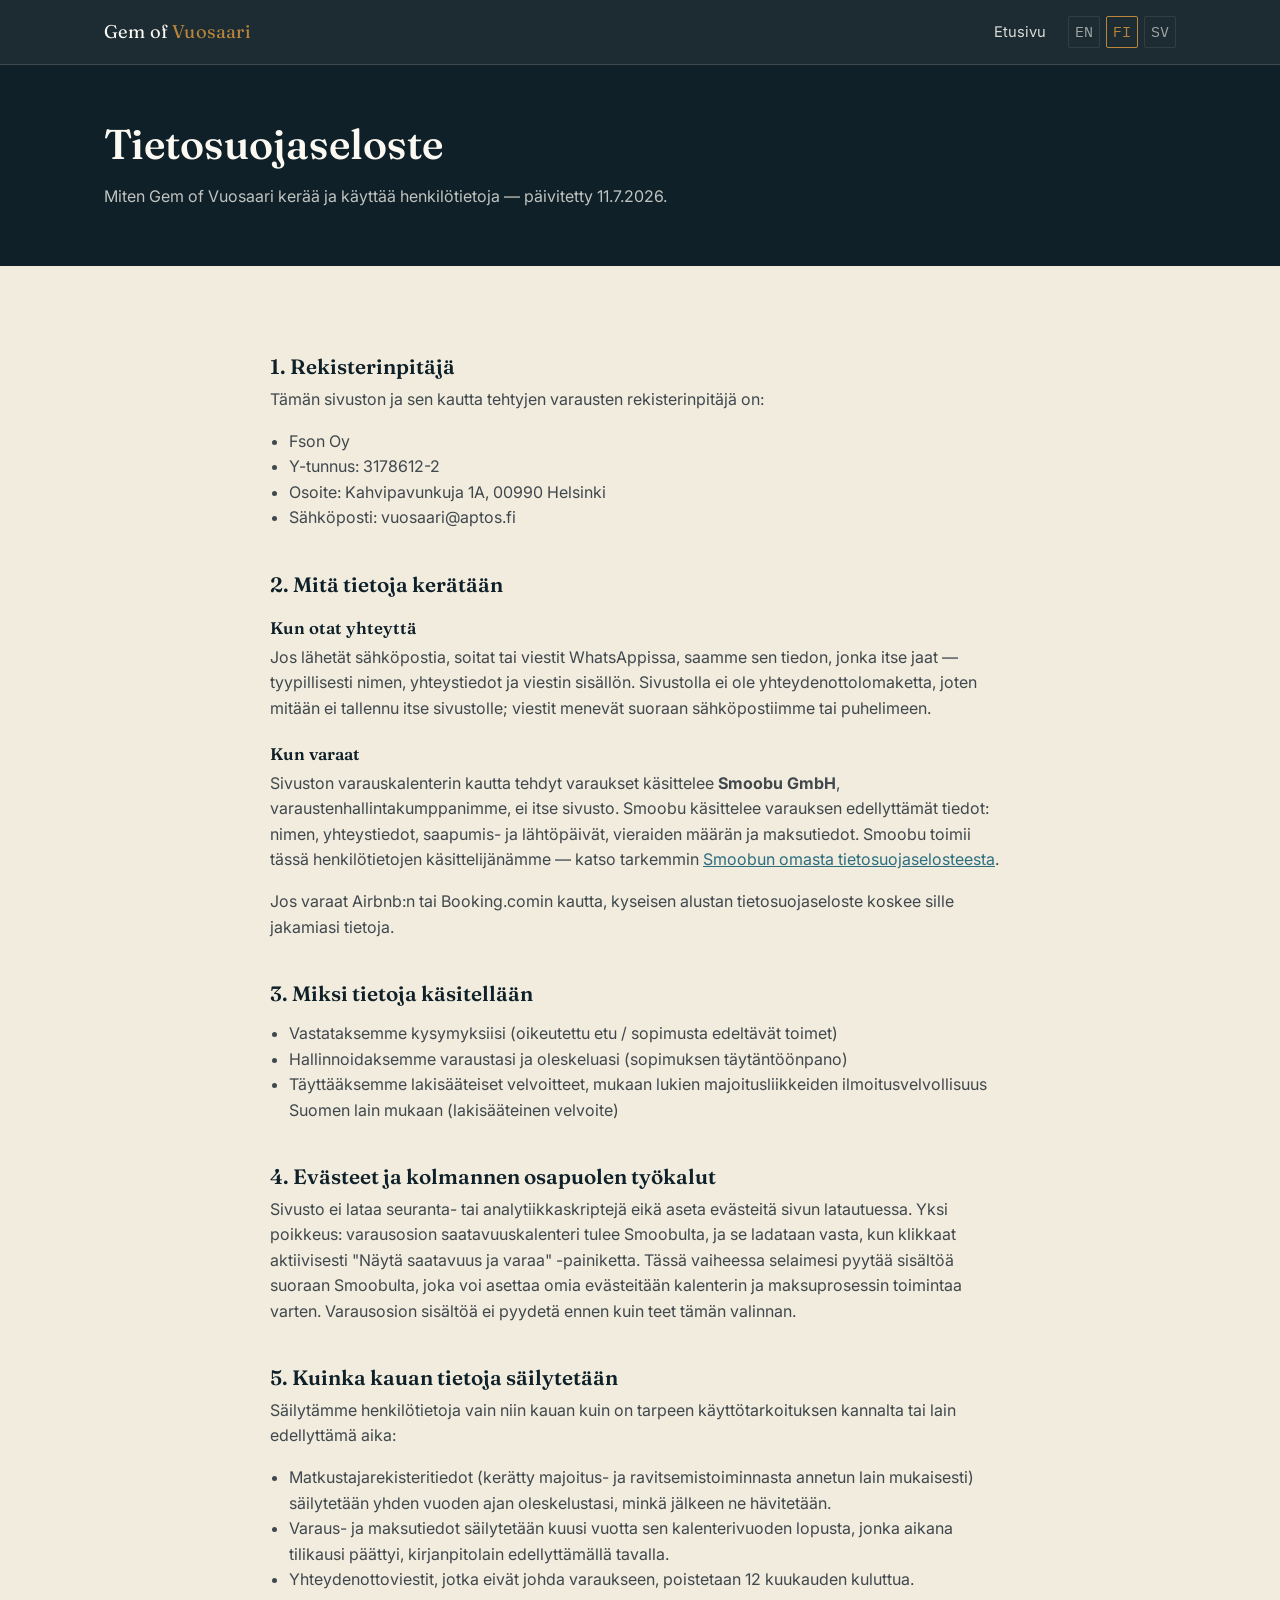
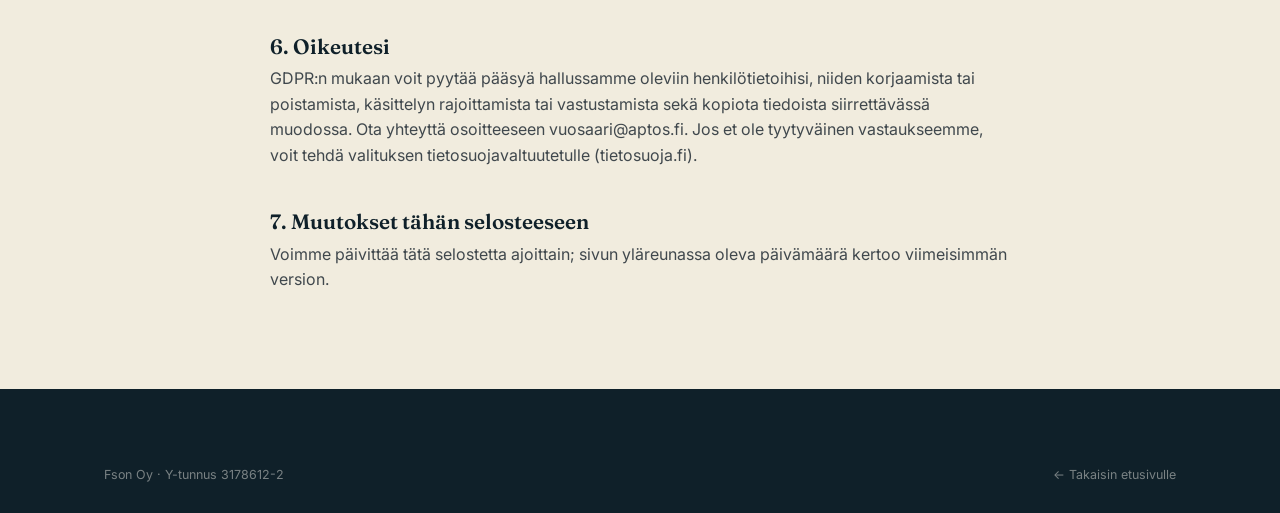
<file: fi/tietosuoja.html>
<!DOCTYPE html>
<html lang="fi">
<head>
<meta charset="UTF-8">
<meta name="viewport" content="width=device-width, initial-scale=1.0">
<title>Tietosuojaseloste — Gem of Vuosaari</title>
<meta name="robots" content="noindex">
<link rel="preconnect" href="https://fonts.googleapis.com">
<link rel="preconnect" href="https://fonts.gstatic.com" crossorigin>
<link href="https://fonts.googleapis.com/css2?family=Fraunces:ital,opsz,wght@0,9..144,500;0,9..144,600;1,9..144,500&family=Inter:wght@400;500;600&family=IBM+Plex+Mono:wght@400;500&display=swap" rel="stylesheet">
<link rel="stylesheet" href="../assets/css/style.css">
</head>
<body class="policy-page">

<header class="site-header">
  <div class="wrap">
    <a class="brand" href="index.html">Gem of <em>Vuosaari</em></a>
    <nav aria-label="Päävalikko">
      <ul class="nav-links">
        <li><a href="index.html">Etusivu</a></li>
        <li class="lang-switch">
          <a href="../en/privacy.html">EN</a>
          <a href="tietosuoja.html" aria-current="true">FI</a>
          <a href="../sv/integritet.html">SV</a>
        </li>
      </ul>
    </nav>
  </div>
</header>

<section class="policy-hero">
  <div class="wrap">
    <h1>Tietosuojaseloste</h1>
    <p style="color:rgba(251,249,242,0.75);">Miten Gem of Vuosaari kerää ja käyttää henkilötietoja — päivitetty 11.7.2026.</p>
  </div>
</section>

<div class="wrap">
  <div class="policy-body">

    <h2>1. Rekisterinpitäjä</h2>
    <p>Tämän sivuston ja sen kautta tehtyjen varausten rekisterinpitäjä on:</p>
    <ul>
      <li>Fson Oy</li>
      <li>Y-tunnus: 3178612-2</li>
      <li>Osoite: Kahvipavunkuja 1A, 00990 Helsinki</li>
      <li>Sähköposti: vuosaari@aptos.fi</li>
    </ul>

    <h2>2. Mitä tietoja kerätään</h2>
    <h3>Kun otat yhteyttä</h3>
    <p>Jos lähetät sähköpostia, soitat tai viestit WhatsAppissa, saamme sen tiedon, jonka itse jaat — tyypillisesti nimen, yhteystiedot ja viestin sisällön. Sivustolla ei ole yhteydenottolomaketta, joten mitään ei tallennu itse sivustolle; viestit menevät suoraan sähköpostiimme tai puhelimeen.</p>
    <h3>Kun varaat</h3>
    <p>Sivuston varauskalenterin kautta tehdyt varaukset käsittelee <strong>Smoobu GmbH</strong>, varaustenhallintakumppanimme, ei itse sivusto. Smoobu käsittelee varauksen edellyttämät tiedot: nimen, yhteystiedot, saapumis- ja lähtöpäivät, vieraiden määrän ja maksutiedot. Smoobu toimii tässä henkilötietojen käsittelijänämme — katso tarkemmin <a href="https://www.smoobu.com/en/data-privacy/" target="_blank" rel="noopener">Smoobun omasta tietosuojaselosteesta</a>.</p>
    <p>Jos varaat Airbnb:n tai Booking.comin kautta, kyseisen alustan tietosuojaseloste koskee sille jakamiasi tietoja.</p>

    <h2>3. Miksi tietoja käsitellään</h2>
    <ul>
      <li>Vastataksemme kysymyksiisi (oikeutettu etu / sopimusta edeltävät toimet)</li>
      <li>Hallinnoidaksemme varaustasi ja oleskeluasi (sopimuksen täytäntöönpano)</li>
      <li>Täyttääksemme lakisääteiset velvoitteet, mukaan lukien majoitusliikkeiden ilmoitusvelvollisuus Suomen lain mukaan (lakisääteinen velvoite)</li>
    </ul>

    <h2>4. Evästeet ja kolmannen osapuolen työkalut</h2>
    <p>Sivusto ei lataa seuranta- tai analytiikkaskriptejä eikä aseta evästeitä sivun latautuessa. Yksi poikkeus: varausosion saatavuuskalenteri tulee Smoobulta, ja se ladataan vasta, kun klikkaat aktiivisesti "Näytä saatavuus ja varaa" -painiketta. Tässä vaiheessa selaimesi pyytää sisältöä suoraan Smoobulta, joka voi asettaa omia evästeitään kalenterin ja maksuprosessin toimintaa varten. Varausosion sisältöä ei pyydetä ennen kuin teet tämän valinnan.</p>

    <h2>5. Kuinka kauan tietoja säilytetään</h2>
    <p>Säilytämme henkilötietoja vain niin kauan kuin on tarpeen käyttötarkoituksen kannalta tai lain edellyttämä aika:</p>
    <ul>
      <li>Matkustajarekisteritiedot (kerätty majoitus- ja ravitsemistoiminnasta annetun lain mukaisesti) säilytetään yhden vuoden ajan oleskelustasi, minkä jälkeen ne hävitetään.</li>
      <li>Varaus- ja maksutiedot säilytetään kuusi vuotta sen kalenterivuoden lopusta, jonka aikana tilikausi päättyi, kirjanpitolain edellyttämällä tavalla.</li>
      <li>Yhteydenottoviestit, jotka eivät johda varaukseen, poistetaan 12 kuukauden kuluttua.</li>
    </ul>

    <h2>6. Oikeutesi</h2>
    <p>GDPR:n mukaan voit pyytää pääsyä hallussamme oleviin henkilötietoihisi, niiden korjaamista tai poistamista, käsittelyn rajoittamista tai vastustamista sekä kopiota tiedoista siirrettävässä muodossa. Ota yhteyttä osoitteeseen vuosaari@aptos.fi. Jos et ole tyytyväinen vastaukseemme, voit tehdä valituksen tietosuojavaltuutetulle (tietosuoja.fi).</p>

    <h2>7. Muutokset tähän selosteeseen</h2>
    <p>Voimme päivittää tätä selostetta ajoittain; sivun yläreunassa oleva päivämäärä kertoo viimeisimmän version.</p>

  </div>
</div>

<footer class="site-footer">
  <div class="wrap">
    <div class="footer-bottom">
      <span>Fson Oy · Y-tunnus 3178612-2</span>
      <span><a href="index.html" style="color:inherit;">&larr; Takaisin etusivulle</a></span>
    </div>
  </div>
</footer>

</body>
</html>
</file>
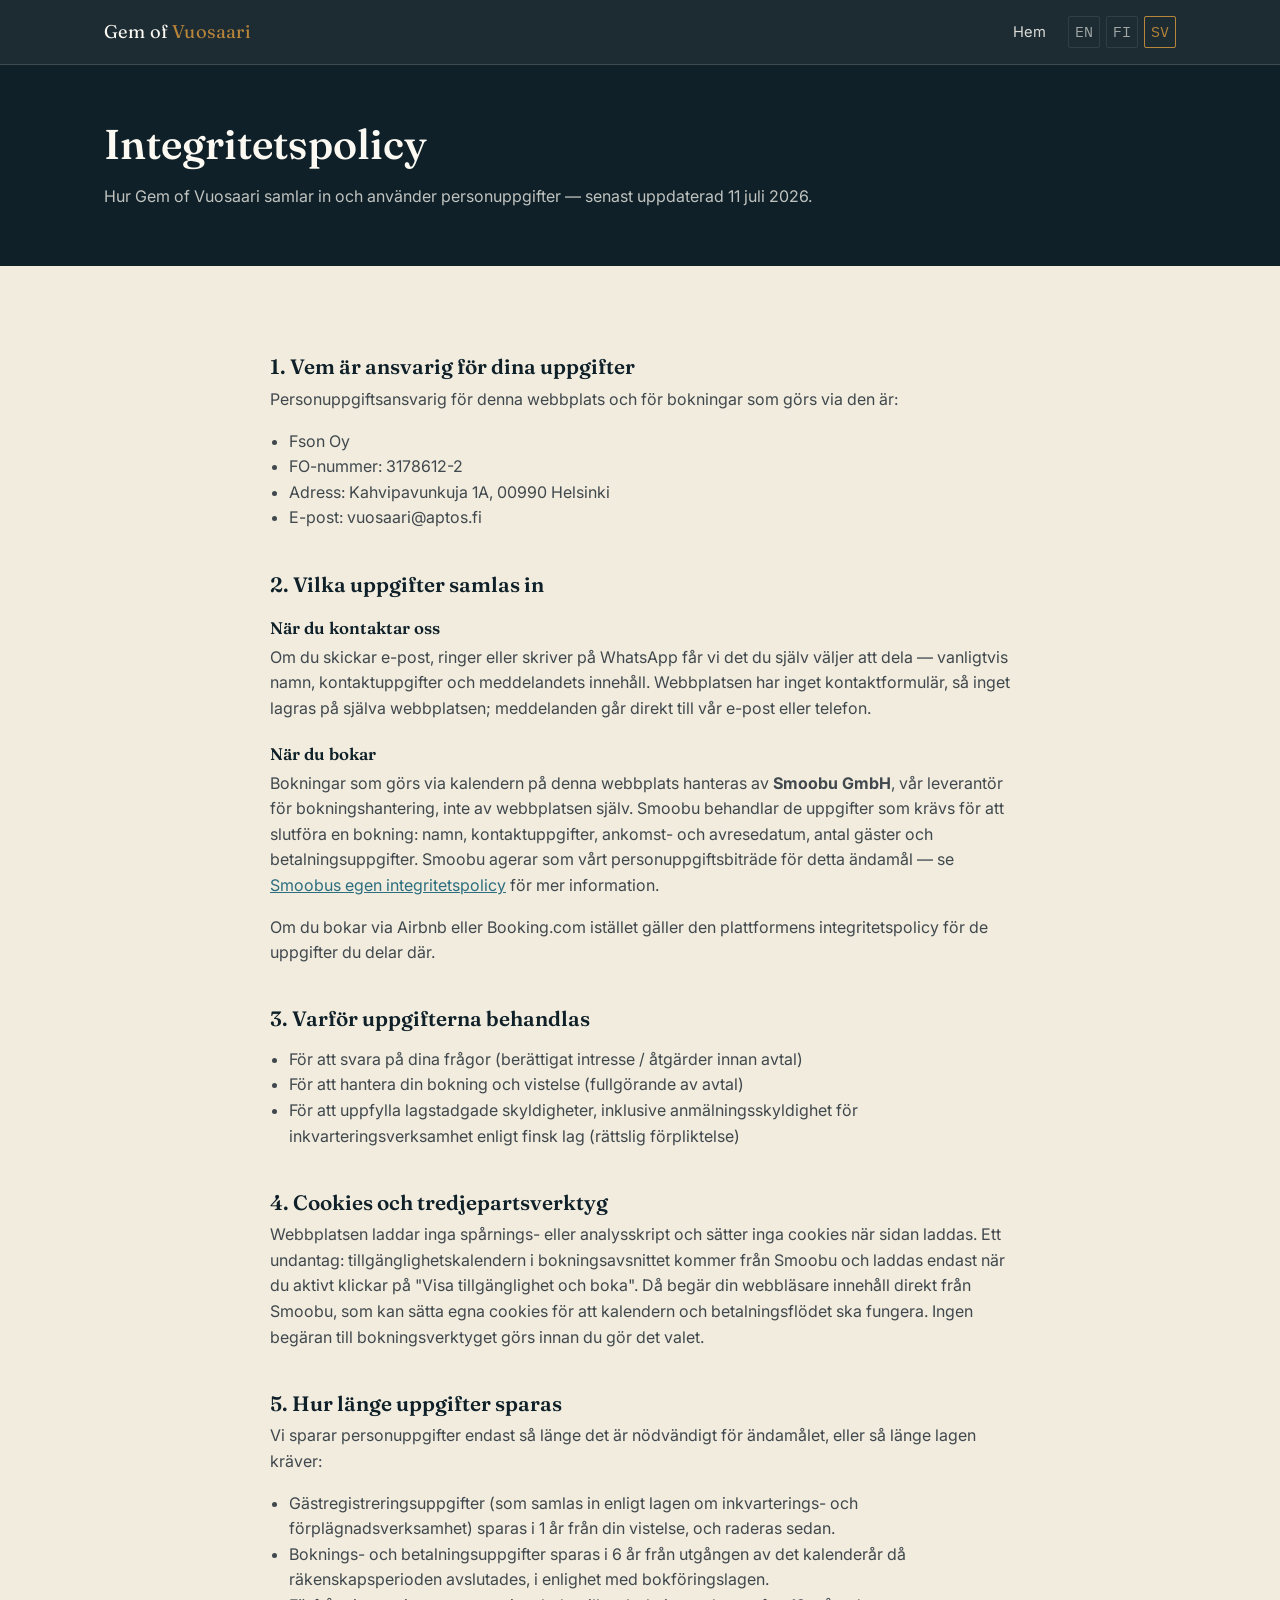
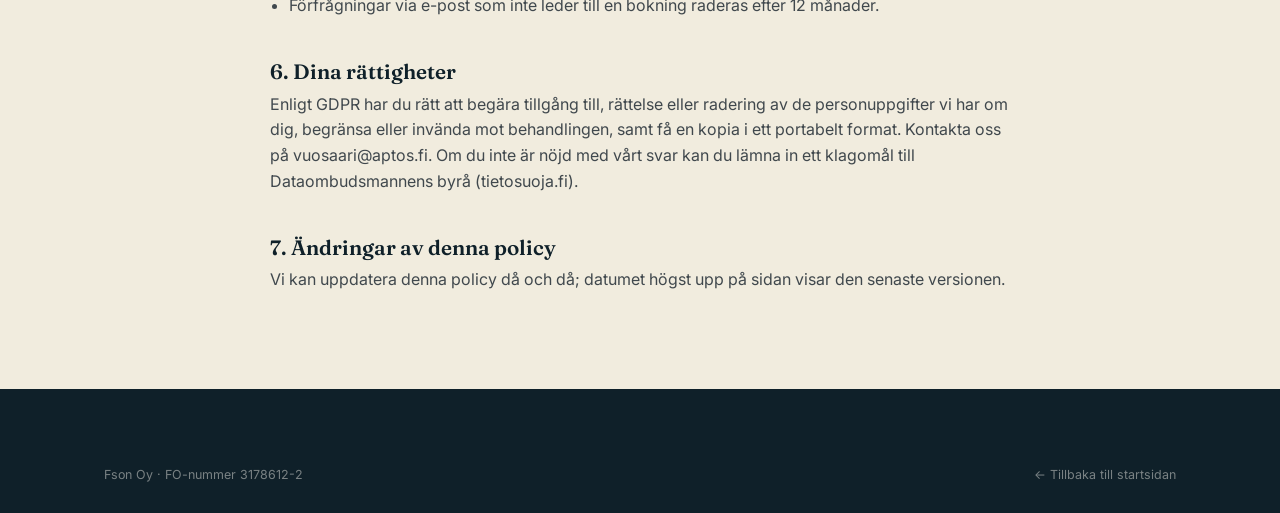
<file: sv/integritet.html>
<!DOCTYPE html>
<html lang="sv">
<head>
<meta charset="UTF-8">
<meta name="viewport" content="width=device-width, initial-scale=1.0">
<title>Integritetspolicy — Gem of Vuosaari</title>
<meta name="robots" content="noindex">
<link rel="preconnect" href="https://fonts.googleapis.com">
<link rel="preconnect" href="https://fonts.gstatic.com" crossorigin>
<link href="https://fonts.googleapis.com/css2?family=Fraunces:ital,opsz,wght@0,9..144,500;0,9..144,600;1,9..144,500&family=Inter:wght@400;500;600&family=IBM+Plex+Mono:wght@400;500&display=swap" rel="stylesheet">
<link rel="stylesheet" href="../assets/css/style.css">
</head>
<body class="policy-page">

<header class="site-header">
  <div class="wrap">
    <a class="brand" href="index.html">Gem of <em>Vuosaari</em></a>
    <nav aria-label="Huvudmeny">
      <ul class="nav-links">
        <li><a href="index.html">Hem</a></li>
        <li class="lang-switch">
          <a href="../en/privacy.html">EN</a>
          <a href="../fi/tietosuoja.html">FI</a>
          <a href="integritet.html" aria-current="true">SV</a>
        </li>
      </ul>
    </nav>
  </div>
</header>

<section class="policy-hero">
  <div class="wrap">
    <h1>Integritetspolicy</h1>
    <p style="color:rgba(251,249,242,0.75);">Hur Gem of Vuosaari samlar in och använder personuppgifter — senast uppdaterad 11 juli 2026.</p>
  </div>
</section>

<div class="wrap">
  <div class="policy-body">

    <h2>1. Vem är ansvarig för dina uppgifter</h2>
    <p>Personuppgiftsansvarig för denna webbplats och för bokningar som görs via den är:</p>
    <ul>
      <li>Fson Oy</li>
      <li>FO-nummer: 3178612-2</li>
      <li>Adress: Kahvipavunkuja 1A, 00990 Helsinki</li>
      <li>E-post: vuosaari@aptos.fi</li>
    </ul>

    <h2>2. Vilka uppgifter samlas in</h2>
    <h3>När du kontaktar oss</h3>
    <p>Om du skickar e-post, ringer eller skriver på WhatsApp får vi det du själv väljer att dela — vanligtvis namn, kontaktuppgifter och meddelandets innehåll. Webbplatsen har inget kontaktformulär, så inget lagras på själva webbplatsen; meddelanden går direkt till vår e-post eller telefon.</p>
    <h3>När du bokar</h3>
    <p>Bokningar som görs via kalendern på denna webbplats hanteras av <strong>Smoobu GmbH</strong>, vår leverantör för bokningshantering, inte av webbplatsen själv. Smoobu behandlar de uppgifter som krävs för att slutföra en bokning: namn, kontaktuppgifter, ankomst- och avresedatum, antal gäster och betalningsuppgifter. Smoobu agerar som vårt personuppgiftsbiträde för detta ändamål — se <a href="https://www.smoobu.com/en/data-privacy/" target="_blank" rel="noopener">Smoobus egen integritetspolicy</a> för mer information.</p>
    <p>Om du bokar via Airbnb eller Booking.com istället gäller den plattformens integritetspolicy för de uppgifter du delar där.</p>

    <h2>3. Varför uppgifterna behandlas</h2>
    <ul>
      <li>För att svara på dina frågor (berättigat intresse / åtgärder innan avtal)</li>
      <li>För att hantera din bokning och vistelse (fullgörande av avtal)</li>
      <li>För att uppfylla lagstadgade skyldigheter, inklusive anmälningsskyldighet för inkvarteringsverksamhet enligt finsk lag (rättslig förpliktelse)</li>
    </ul>

    <h2>4. Cookies och tredjepartsverktyg</h2>
    <p>Webbplatsen laddar inga spårnings- eller analysskript och sätter inga cookies när sidan laddas. Ett undantag: tillgänglighetskalendern i bokningsavsnittet kommer från Smoobu och laddas endast när du aktivt klickar på "Visa tillgänglighet och boka". Då begär din webbläsare innehåll direkt från Smoobu, som kan sätta egna cookies för att kalendern och betalningsflödet ska fungera. Ingen begäran till bokningsverktyget görs innan du gör det valet.</p>

    <h2>5. Hur länge uppgifter sparas</h2>
    <p>Vi sparar personuppgifter endast så länge det är nödvändigt för ändamålet, eller så länge lagen kräver:</p>
    <ul>
      <li>Gästregistreringsuppgifter (som samlas in enligt lagen om inkvarterings- och förplägnadsverksamhet) sparas i 1 år från din vistelse, och raderas sedan.</li>
      <li>Boknings- och betalningsuppgifter sparas i 6 år från utgången av det kalenderår då räkenskapsperioden avslutades, i enlighet med bokföringslagen.</li>
      <li>Förfrågningar via e-post som inte leder till en bokning raderas efter 12 månader.</li>
    </ul>

    <h2>6. Dina rättigheter</h2>
    <p>Enligt GDPR har du rätt att begära tillgång till, rättelse eller radering av de personuppgifter vi har om dig, begränsa eller invända mot behandlingen, samt få en kopia i ett portabelt format. Kontakta oss på vuosaari@aptos.fi. Om du inte är nöjd med vårt svar kan du lämna in ett klagomål till Dataombudsmannens byrå (tietosuoja.fi).</p>

    <h2>7. Ändringar av denna policy</h2>
    <p>Vi kan uppdatera denna policy då och då; datumet högst upp på sidan visar den senaste versionen.</p>

  </div>
</div>

<footer class="site-footer">
  <div class="wrap">
    <div class="footer-bottom">
      <span>Fson Oy · FO-nummer 3178612-2</span>
      <span><a href="index.html" style="color:inherit;">&larr; Tillbaka till startsidan</a></span>
    </div>
  </div>
</footer>

</body>
</html>
</file>
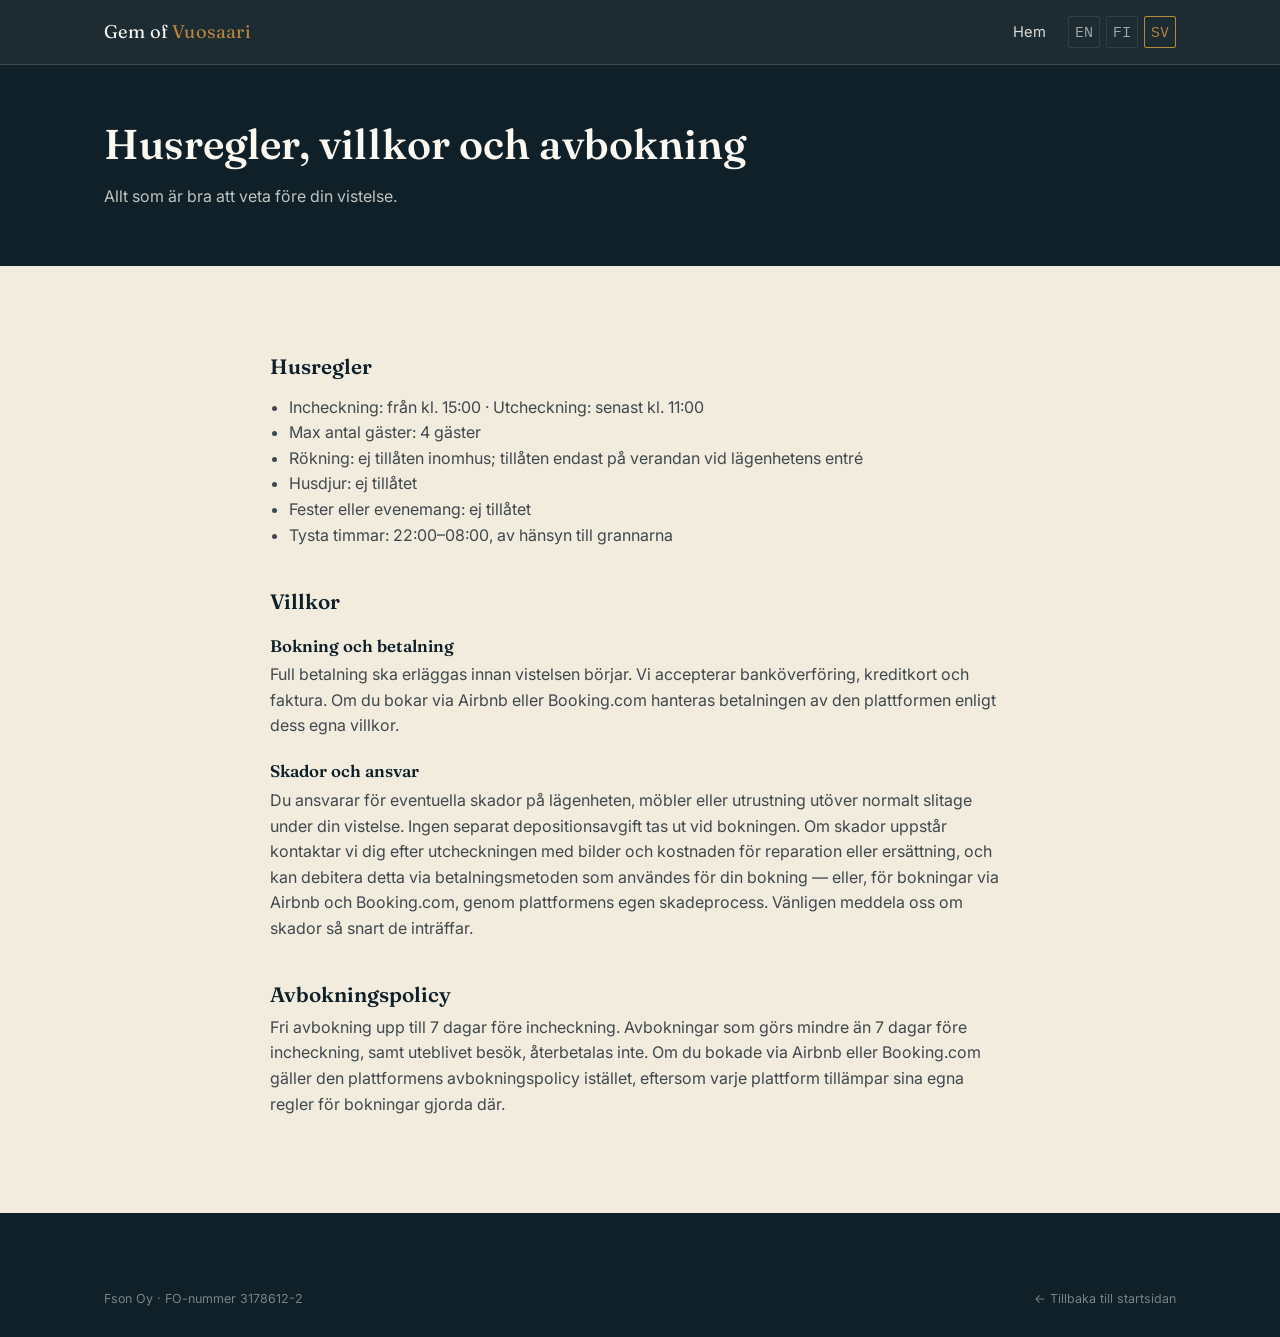
<file: sv/riktlinjer.html>
<!DOCTYPE html>
<html lang="sv">
<head>
<meta charset="UTF-8">
<meta name="viewport" content="width=device-width, initial-scale=1.0">
<title>Husregler, villkor och avbokningspolicy — Gem of Vuosaari</title>
<meta name="robots" content="noindex">
<link rel="preconnect" href="https://fonts.googleapis.com">
<link rel="preconnect" href="https://fonts.gstatic.com" crossorigin>
<link href="https://fonts.googleapis.com/css2?family=Fraunces:ital,opsz,wght@0,9..144,500;0,9..144,600;1,9..144,500&family=Inter:wght@400;500;600&family=IBM+Plex+Mono:wght@400;500&display=swap" rel="stylesheet">
<link rel="stylesheet" href="../assets/css/style.css">
</head>
<body class="policy-page">

<header class="site-header">
  <div class="wrap">
    <a class="brand" href="index.html">Gem of <em>Vuosaari</em></a>
    <nav aria-label="Huvudmeny">
      <ul class="nav-links">
        <li><a href="index.html">Hem</a></li>
        <li class="lang-switch">
          <a href="../en/policies.html">EN</a>
          <a href="../fi/kaytannot.html">FI</a>
          <a href="riktlinjer.html" aria-current="true">SV</a>
        </li>
      </ul>
    </nav>
  </div>
</header>

<section class="policy-hero">
  <div class="wrap">
    <h1>Husregler, villkor och avbokning</h1>
    <p style="color:rgba(251,249,242,0.75);">Allt som är bra att veta före din vistelse.</p>
  </div>
</section>

<div class="wrap">
  <div class="policy-body">

    <h2>Husregler</h2>
    <ul>
      <li>Incheckning: från kl. 15:00 · Utcheckning: senast kl. 11:00</li>
      <li>Max antal gäster: 4 gäster</li>
      <li>Rökning: ej tillåten inomhus; tillåten endast på verandan vid lägenhetens entré</li>
      <li>Husdjur: ej tillåtet</li>
      <li>Fester eller evenemang: ej tillåtet</li>
      <li>Tysta timmar: 22:00–08:00, av hänsyn till grannarna</li>
    </ul>

    <h2>Villkor</h2>
    <h3>Bokning och betalning</h3>
    <p>Full betalning ska erläggas innan vistelsen börjar. Vi accepterar banköverföring, kreditkort och faktura. Om du bokar via Airbnb eller Booking.com hanteras betalningen av den plattformen enligt dess egna villkor.</p>
    <h3>Skador och ansvar</h3>
    <p>Du ansvarar för eventuella skador på lägenheten, möbler eller utrustning utöver normalt slitage under din vistelse. Ingen separat depositionsavgift tas ut vid bokningen. Om skador uppstår kontaktar vi dig efter utcheckningen med bilder och kostnaden för reparation eller ersättning, och kan debitera detta via betalningsmetoden som användes för din bokning — eller, för bokningar via Airbnb och Booking.com, genom plattformens egen skadeprocess. Vänligen meddela oss om skador så snart de inträffar.</p>

    <h2 id="avbokning">Avbokningspolicy</h2>
    <p>Fri avbokning upp till 7 dagar före incheckning. Avbokningar som görs mindre än 7 dagar före incheckning, samt uteblivet besök, återbetalas inte. Om du bokade via Airbnb eller Booking.com gäller den plattformens avbokningspolicy istället, eftersom varje plattform tillämpar sina egna regler för bokningar gjorda där.</p>

  </div>
</div>

<footer class="site-footer">
  <div class="wrap">
    <div class="footer-bottom">
      <span>Fson Oy · FO-nummer 3178612-2</span>
      <span><a href="index.html" style="color:inherit;">&larr; Tillbaka till startsidan</a></span>
    </div>
  </div>
</footer>

</body>
</html>
</file>
<file: assets/css/style.css>
/* ==========================================================================
   Gem of Vuosaari — shared stylesheet
   Design language: harbour chart. Deep navy "night water" + warm birch
   "paper", brass accent for warmth (sauna), contour-line signature motif
   referencing nautical depth charts of the Vuosaari archipelago.
   ========================================================================== */

:root {
  /* --- Color tokens --- */
  --ink: #0F2029;         /* deep harbour navy — hero / footer bg */
  --ink-2: #17313D;       /* lighter navy — panels on ink */
  --paper: #F1ECDE;       /* warm birch/linen — body background */
  --paper-2: #E7DFC8;     /* deeper linen — cards on paper */
  --sea: #2C6E7F;         /* muted teal — links, secondary accent */
  --brass: #B9853A;       /* warm brass — primary accent, CTAs */
  --brass-dark: #8F6529;  /* brass hover/active */
  --granite: #40484D;     /* body text on paper */
  --foam: #FBF9F2;        /* near-white — text on ink, card fill */
  --line: rgba(15, 32, 41, 0.14);
  --line-dark: rgba(241, 236, 222, 0.16);

  /* --- Type --- */
  --font-display: "Fraunces", "Iowan Old Style", Georgia, serif;
  --font-body: "Inter", -apple-system, BlinkMacSystemFont, "Segoe UI", sans-serif;
  --font-mono: "IBM Plex Mono", "SFMono-Regular", Menlo, monospace;

  --radius: 3px;
  --max-width: 1120px;
}

* { box-sizing: border-box; }
html { scroll-behavior: smooth; }

@media (prefers-reduced-motion: reduce) {
  html { scroll-behavior: auto; }
  *, *::before, *::after { animation-duration: 0.01ms !important; animation-iteration-count: 1 !important; transition-duration: 0.01ms !important; }
}

body {
  margin: 0;
  background: var(--paper);
  color: var(--granite);
  font-family: var(--font-body);
  font-size: 16px;
  line-height: 1.6;
  -webkit-font-smoothing: antialiased;
}

img { max-width: 100%; display: block; }
a { color: var(--sea); }
a:focus-visible, button:focus-visible, input:focus-visible {
  outline: 2px solid var(--brass);
  outline-offset: 3px;
}

.wrap {
  max-width: var(--max-width);
  margin: 0 auto;
  padding: 0 24px;
}

.eyebrow {
  font-family: var(--font-mono);
  font-size: 12.5px;
  letter-spacing: 0.09em;
  text-transform: uppercase;
  color: var(--brass);
}

h1, h2, h3 {
  font-family: var(--font-display);
  font-weight: 600;
  line-height: 1.12;
  margin: 0 0 0.4em;
  color: var(--ink);
}

h1 { font-size: clamp(2.3rem, 5vw, 3.6rem); font-weight: 560; }
h2 { font-size: clamp(1.7rem, 3.2vw, 2.3rem); }
h3 { font-size: 1.15rem; }

p { margin: 0 0 1em; }
.lede { font-size: 1.15rem; color: var(--granite); max-width: 56ch; }

/* --- Buttons --- */
.btn {
  display: inline-flex;
  align-items: center;
  gap: 8px;
  font-family: var(--font-body);
  font-weight: 600;
  font-size: 0.95rem;
  padding: 13px 22px;
  border-radius: var(--radius);
  border: 1px solid transparent;
  cursor: pointer;
  text-decoration: none;
  transition: background 0.15s ease, color 0.15s ease, border-color 0.15s ease, transform 0.1s ease;
}
.btn-primary { background: var(--brass); color: var(--ink); }
.btn-primary:hover { background: #cf9a4b; transform: translateY(-1px); }
.btn-ghost { background: transparent; border-color: var(--line-dark); color: var(--foam); }
.btn-ghost:hover { border-color: var(--brass); color: var(--brass); }
.btn-outline { background: transparent; border-color: var(--ink); color: var(--ink); }
.btn-outline:hover { background: var(--ink); color: var(--foam); }
.btn-row { display: flex; gap: 12px; flex-wrap: wrap; }

/* ==========================================================================
   Header
   ========================================================================== */
.site-header {
  position: sticky; top: 0; z-index: 40;
  background: rgba(15, 32, 41, 0.94);
  backdrop-filter: blur(6px);
  border-bottom: 1px solid var(--line-dark);
}
.site-header .wrap {
  display: flex; align-items: center; justify-content: space-between;
  height: 64px;
}
.brand {
  font-family: var(--font-display);
  color: var(--foam);
  font-size: 1.15rem;
  text-decoration: none;
  letter-spacing: 0.01em;
}
.brand em { color: var(--brass); font-style: normal; }
.nav-links {
  display: flex; align-items: center; gap: 22px;
  list-style: none; margin: 0; padding: 0;
}
.nav-links a {
  color: var(--foam); text-decoration: none; font-size: 0.92rem;
  opacity: 0.85; border-bottom: 1px solid transparent;
}
.nav-links a:hover { opacity: 1; border-color: var(--brass); }
.lang-switch { display: flex; gap: 6px; font-family: var(--font-mono); font-size: 0.78rem; }
.lang-switch a {
  color: var(--foam); opacity: 0.6; text-decoration: none;
  padding: 3px 6px; border: 1px solid var(--line-dark); border-radius: 2px;
}
.lang-switch a[aria-current="true"] { opacity: 1; border-color: var(--brass); color: var(--brass); }
.nav-toggle { display: none; }

@media (max-width: 760px) {
  .nav-links { display: none; }
  .nav-toggle {
    display: inline-block; background: none; border: 1px solid var(--line-dark);
    color: var(--foam); padding: 6px 10px; border-radius: 3px; font-family: var(--font-mono);
  }
}

/* ==========================================================================
   Hero
   ========================================================================== */
.hero {
  background: radial-gradient(120% 140% at 15% -10%, #1c3c4a 0%, var(--ink) 55%);
  color: var(--foam);
  padding: 88px 0 0;
  position: relative;
  overflow: hidden;
}
.hero-grid {
  display: grid; grid-template-columns: 1.1fr 0.9fr; gap: 48px; align-items: center;
  padding-bottom: 64px;
}
.hero h1 { color: var(--foam); }
.hero h1 em { color: var(--brass); font-style: italic; }
.hero .lede { color: rgba(251,249,242,0.75); }
.hero-coords { margin-bottom: 18px; }

.porthole {
  aspect-ratio: 1/1; border-radius: 50%;
  border: 10px solid var(--ink-2);
  outline: 2px solid rgba(185,133,58,0.5);
  outline-offset: 8px;
  background: linear-gradient(160deg, #234a59, #0d1f27);
  display: flex; align-items: center; justify-content: center;
  color: rgba(251,249,242,0.55);
  font-family: var(--font-mono); font-size: 0.8rem; text-align: center;
  padding: 20px;
  position: relative;
  overflow: hidden;
}
.porthole span { max-width: 60%; }
.porthole-photo { width: 100%; height: 100%; object-fit: cover; display: block; }

.contour-divider { display: block; width: 100%; height: auto; }

/* ==========================================================================
   Highlights
   ========================================================================== */
.section { padding: 72px 0; }
.section-tight { padding: 48px 0; }
.highlights-grid {
  display: grid; grid-template-columns: repeat(4, 1fr); gap: 1px;
  background: var(--line); border: 1px solid var(--line); margin-top: 40px;
}
.highlight-card {
  background: var(--paper); padding: 26px 22px;
}
.highlight-card--promo {
  grid-column: 1 / -1;
  display: flex; align-items: center; gap: 18px;
}
.highlight-card--promo .icon { margin-bottom: 0; flex-shrink: 0; }
@media (max-width: 620px) {
  .highlight-card--promo { flex-direction: column; align-items: flex-start; gap: 10px; }
}
.highlight-card .icon { color: var(--brass); margin-bottom: 14px; }
.highlight-card h3 { margin-bottom: 6px; }
.highlight-card p { margin: 0; font-size: 0.93rem; color: var(--granite); }

@media (max-width: 860px) {
  .highlights-grid { grid-template-columns: repeat(2, 1fr); }
  .hero-grid { grid-template-columns: 1fr; }
  .porthole { max-width: 320px; margin: 0 auto; }
}
@media (max-width: 520px) {
  .highlights-grid { grid-template-columns: 1fr; }
}

/* ==========================================================================
   Gallery (placeholders)
   ========================================================================== */
.gallery-grid {
  display: grid; grid-template-columns: repeat(4, 1fr); gap: 12px; margin-top: 32px;
}
.gallery-grid .g-tall { grid-row: span 2; }
.photo-slot {
  background: linear-gradient(135deg, var(--paper-2), #d9d0b4);
  border: 1px dashed rgba(15,32,41,0.28);
  border-radius: var(--radius);
  display: flex; align-items: flex-end;
  min-height: 140px; height: 100%;
  padding: 10px;
}
.photo-slot span {
  font-family: var(--font-mono); font-size: 0.72rem; color: var(--granite);
  background: rgba(241,236,222,0.85); padding: 3px 7px; border-radius: 2px;
}
.gallery-photo {
  width: 100%; height: 100%; min-height: 140px;
  object-fit: cover; border-radius: var(--radius); display: block;
}
@media (max-width: 760px) {
  .gallery-grid { grid-template-columns: repeat(2, 1fr); }
  .g-tall { grid-row: span 1; }
}

/* ==========================================================================
   Booking
   ========================================================================== */
.booking-panel {
  background: var(--ink); color: var(--foam);
  border-radius: 4px; padding: 44px; position: relative; overflow: hidden;
}
.booking-panel h2 { color: var(--foam); }
.booking-panel .lede { color: rgba(251,249,242,0.72); }
#booking-widget-mount {
  margin-top: 28px; background: var(--foam); border-radius: 3px; min-height: 60px;
  padding: 18px; color: var(--ink); font-family: var(--font-mono); font-size: 0.85rem;
}
.booking-note {
  margin-top: 16px; font-size: 0.8rem; color: rgba(251,249,242,0.55); max-width: 60ch;
}

/* ==========================================================================
   FAQ
   ========================================================================== */
.faq-item { border-top: 1px solid var(--line); }
.faq-item:last-child { border-bottom: 1px solid var(--line); }
.faq-q {
  width: 100%; text-align: left; background: none; border: none; cursor: pointer;
  padding: 20px 0; display: flex; justify-content: space-between; align-items: center;
  font-family: var(--font-display); font-size: 1.05rem; color: var(--ink); gap: 20px;
}
.faq-q .plus { font-family: var(--font-mono); color: var(--brass); font-size: 1.2rem; flex-shrink: 0; transition: transform 0.2s ease; }
.faq-item[data-open="true"] .plus { transform: rotate(45deg); }
.faq-a { max-height: 0; overflow: hidden; transition: max-height 0.25s ease; }
.faq-a p { padding-bottom: 20px; margin: 0; color: var(--granite); max-width: 68ch; }

/* ==========================================================================
   Contact
   ========================================================================== */
.contact-grid {
  display: grid; grid-template-columns: repeat(3, 1fr); gap: 1px;
  background: var(--line); border: 1px solid var(--line); margin-top: 36px;
}
.contact-card {
  background: var(--paper); padding: 28px 24px; text-decoration: none; color: var(--ink);
  display: flex; flex-direction: column; gap: 6px; transition: background 0.15s ease;
}
.contact-card:hover { background: var(--paper-2); }
.contact-card .eyebrow { color: var(--sea); }
.contact-card strong { font-family: var(--font-display); font-size: 1.15rem; }
@media (max-width: 760px) { .contact-grid { grid-template-columns: 1fr; } }

/* ==========================================================================
   Footer
   ========================================================================== */
.site-footer {
  background: var(--ink); color: rgba(251,249,242,0.7);
  padding: 56px 0 28px; font-size: 0.88rem;
}
.footer-grid {
  display: grid; grid-template-columns: 1.3fr 1fr 1fr; gap: 32px;
  padding-bottom: 32px; border-bottom: 1px solid var(--line-dark);
}
.site-footer h4 {
  font-family: var(--font-mono); text-transform: uppercase; letter-spacing: 0.08em;
  font-size: 0.75rem; color: var(--brass); margin: 0 0 14px;
}
.site-footer ul { list-style: none; margin: 0; padding: 0; }
.site-footer li { margin-bottom: 8px; }
.site-footer a { color: rgba(251,249,242,0.7); text-decoration: none; }
.site-footer a:hover { color: var(--brass); }
.footer-bottom {
  display: flex; justify-content: space-between; flex-wrap: wrap; gap: 12px;
  padding-top: 20px; font-size: 0.78rem; color: rgba(251,249,242,0.45);
}
@media (max-width: 760px) { .footer-grid { grid-template-columns: 1fr; } }

/* ==========================================================================
   Policy pages (privacy / house rules / terms)
   ========================================================================== */
.policy-page { background: var(--paper); }
.policy-hero {
  background: var(--ink); color: var(--foam); padding: 56px 0 40px;
}
.policy-hero h1 { color: var(--foam); font-size: clamp(1.9rem, 4vw, 2.6rem); }
.policy-body { padding: 48px 0 80px; max-width: 74ch; margin: 0 auto; }
.policy-body h2 { margin-top: 2em; font-size: 1.3rem; }
.policy-body h3 { margin-top: 1.4em; font-size: 1.05rem; }
.policy-body ul { padding-left: 1.2em; }
.placeholder {
  background: #fff3d6; border: 1px solid #e0c07d; color: #6b4d10;
  padding: 2px 6px; border-radius: 2px; font-family: var(--font-mono); font-size: 0.85em;
}
.back-link { display: inline-block; margin-bottom: 20px; font-size: 0.9rem; }
</file>
